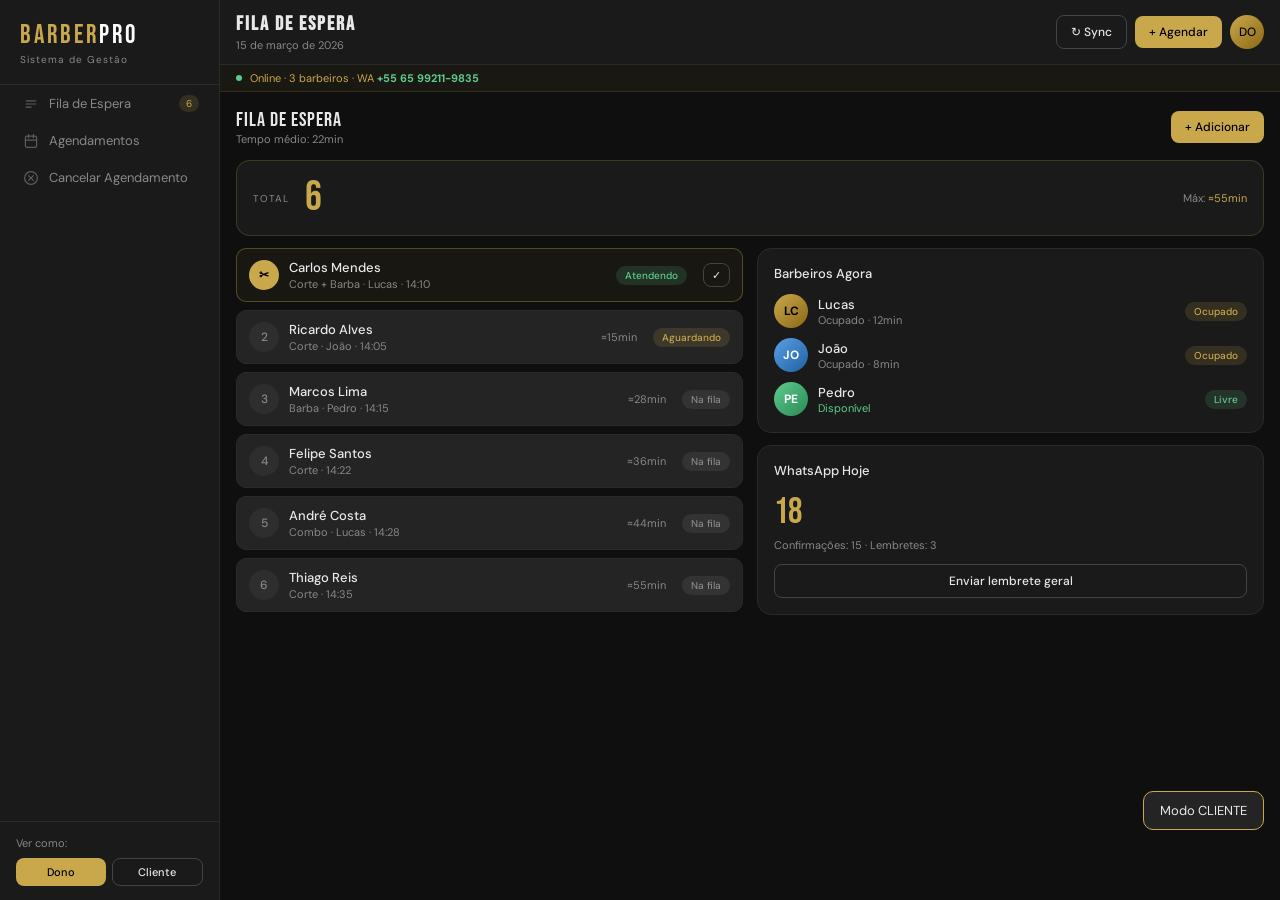
<file: index.html>
<!DOCTYPE html>
<html lang="pt-BR">
<head>
<meta charset="UTF-8">
<meta name="viewport" content="width=device-width, initial-scale=1.0">
<title>BarberPro</title>
<link href="https://fonts.googleapis.com/css2?family=Bebas+Neue&family=DM+Sans:wght@300;400;500&display=swap" rel="stylesheet">
<style>
*{box-sizing:border-box;margin:0;padding:0}
:root{--gold:#C9A84C;--gold2:#F0D080;--bg:#0f0f0f;--bg2:#1a1a1a;--bg3:#242424;--bg4:#2e2e2e;--txt:#e8e8e8;--muted:#888;--border:#2a2a2a;--green:#5ecb8e;--blue:#5aa0e6;--red:#e26565}
body{font-family:'DM Sans',sans-serif;background:var(--bg);color:var(--txt);min-height:100vh;overflow-x:hidden}
#app{display:flex;height:100vh;overflow:hidden}
#main{flex:1;display:flex;flex-direction:column;overflow:hidden;min-width:0}
#sidebar{width:220px;min-width:220px;background:var(--bg2);border-right:0.5px solid var(--border);display:flex;flex-direction:column;overflow-y:auto;transition:transform .25s;z-index:200}
.logo{font-family:'Bebas Neue',sans-serif;font-size:26px;letter-spacing:3px;color:var(--gold);padding:20px 20px 18px;border-bottom:0.5px solid var(--border)}
.logo span{color:#fff}
.logo-sub{font-size:10px;letter-spacing:1px;color:var(--muted);font-family:'DM Sans',sans-serif;font-weight:400;margin-top:2px}
.nav-sec{padding:14px 16px 4px;font-size:10px;color:var(--muted);letter-spacing:1.5px;text-transform:uppercase}
.nav-item{display:flex;align-items:center;gap:10px;padding:10px 20px;cursor:pointer;font-size:13px;color:var(--muted);border-left:3px solid transparent;transition:all .18s;user-select:none}
.nav-item:hover{color:var(--txt);background:rgba(255,255,255,.03)}
.nav-item.active{color:var(--gold);border-left-color:var(--gold);background:rgba(201,168,76,.07)}
.nav-item svg{width:16px;height:16px;opacity:.6;flex-shrink:0}
.nav-item.active svg{opacity:1}
.nbadge{margin-left:auto;font-size:10px;padding:2px 7px;border-radius:20px;background:rgba(201,168,76,.15);color:var(--gold)}
.topbar{display:flex;align-items:center;justify-content:space-between;padding:12px 16px;background:var(--bg2);border-bottom:0.5px solid var(--border);flex-shrink:0;gap:8px}
.topbar h1{font-family:'Bebas Neue',sans-serif;font-size:20px;letter-spacing:2px}
.topbar p{font-size:11px;color:var(--muted);margin-top:2px}
.topbar-r{display:flex;align-items:center;gap:8px;flex-shrink:0}
.btn{padding:8px 14px;border-radius:8px;font-size:12px;font-weight:500;cursor:pointer;border:none;transition:all .18s;font-family:'DM Sans',sans-serif;white-space:nowrap}
.btn-gold{background:var(--gold);color:#000}.btn-gold:hover{background:var(--gold2)}
.btn-out{background:transparent;color:var(--txt);border:0.5px solid #444}.btn-out:hover{background:var(--bg3)}
.avatar{width:34px;height:34px;border-radius:50%;background:linear-gradient(135deg,var(--gold),#8B6914);display:flex;align-items:center;justify-content:center;font-size:12px;font-weight:500;color:#000;flex-shrink:0}
.hamburger{display:none;flex-direction:column;gap:5px;cursor:pointer;padding:6px;border-radius:8px;background:var(--bg3);border:0.5px solid #444;flex-shrink:0}
.hamburger span{width:18px;height:2px;background:var(--txt);border-radius:2px}
#overlay{display:none;position:fixed;inset:0;background:rgba(0,0,0,.6);z-index:99;opacity:0;pointer-events:none;transition:opacity .25s}
#overlay.show{opacity:1;pointer-events:all}
.sbar{padding:6px 16px;background:rgba(201,168,76,.06);border-bottom:0.5px solid rgba(201,168,76,.15);font-size:11px;color:var(--gold);display:flex;align-items:center;gap:8px;flex-shrink:0;flex-wrap:wrap}
.dot-live{width:6px;height:6px;border-radius:50%;background:var(--green);animation:pulse 2s infinite;flex-shrink:0}
@keyframes pulse{0%,100%{opacity:1}50%{opacity:.3}}
.content{flex:1;overflow-y:auto;padding:16px}
.panel{display:none}.panel.active{display:block}
.metrics{display:grid;grid-template-columns:repeat(4,1fr);gap:10px;margin-bottom:16px}
.metric{background:var(--bg2);border-radius:14px;border:0.5px solid var(--border);padding:14px 16px}
.metric.acc{border-top:2px solid var(--gold)}
.m-lbl{font-size:10px;color:var(--muted);text-transform:uppercase;letter-spacing:1px;margin-bottom:6px}
.m-val{font-family:'Bebas Neue',sans-serif;font-size:28px;letter-spacing:1px}
.m-sub{font-size:11px;margin-top:4px}
.up{color:var(--green)}.dn{color:var(--red)}
.card{background:var(--bg2);border-radius:14px;border:0.5px solid var(--border);padding:16px}
.ctitle{font-size:13px;font-weight:500;margin-bottom:12px}
.g2{display:grid;grid-template-columns:1fr 1fr;gap:14px}
.g3{display:grid;grid-template-columns:repeat(3,1fr);gap:12px}
.badge{font-size:10px;padding:3px 9px;border-radius:20px;font-weight:500;display:inline-block}
.bg{background:rgba(94,203,142,.15);color:var(--green)}
.ba{background:rgba(201,168,76,.15);color:var(--gold)}
.bb{background:rgba(90,160,230,.15);color:var(--blue)}
.bm{background:rgba(255,255,255,.07);color:var(--muted)}
.br{background:rgba(226,101,101,.15);color:var(--red)}
.fi{display:flex;align-items:center;gap:10px;background:var(--bg3);border-radius:10px;padding:10px 12px;border:0.5px solid var(--border);margin-bottom:8px;transition:border-color .15s}
.fi.atv{border-color:rgba(201,168,76,.35);background:rgba(201,168,76,.05)}
.fpos{width:30px;height:30px;border-radius:50%;background:var(--bg4);display:flex;align-items:center;justify-content:center;font-size:12px;font-weight:500;color:var(--muted);flex-shrink:0}
.fpos.cut{background:var(--gold);color:#000;font-weight:700}
.finfo{flex:1;min-width:0}
.fname{font-size:13px;font-weight:500;white-space:nowrap;overflow:hidden;text-overflow:ellipsis}
.fdet{font-size:11px;color:var(--muted);margin-top:1px;white-space:nowrap;overflow:hidden;text-overflow:ellipsis}
.ag{display:flex;align-items:center;gap:10px;padding:9px 12px;border-radius:10px;background:var(--bg3);border:0.5px solid var(--border);margin-bottom:7px;font-size:12px}
.ag.bk{border-color:rgba(201,168,76,.25);background:rgba(201,168,76,.03)}
.ag.go{border-color:rgba(201,168,76,.5);background:rgba(201,168,76,.07)}
.ag.fr{opacity:.4}
.ah{font-family:'Bebas Neue',sans-serif;font-size:15px;color:var(--muted);min-width:46px;flex-shrink:0}
.ah.g{color:var(--gold)}
.brow{display:flex;align-items:center;gap:8px;margin-bottom:8px;font-size:12px}
.blbl{min-width:40px;color:var(--muted);font-size:11px}
.btrk{flex:1;height:7px;background:var(--bg3);border-radius:4px}
.bfil{height:100%;border-radius:4px;background:var(--gold)}
.bval{min-width:28px;text-align:right;font-size:11px;color:var(--muted)}
.fg{margin-bottom:12px}
.flbl{font-size:10px;color:var(--muted);text-transform:uppercase;letter-spacing:1px;margin-bottom:5px;display:block}
.finp,.fsel{width:100%;padding:9px 12px;background:var(--bg3);border:0.5px solid #333;border-radius:8px;color:var(--txt);font-family:'DM Sans',sans-serif;font-size:13px;outline:none;transition:border-color .18s}
.finp:focus,.fsel:focus{border-color:var(--gold)}
.fsel option{background:var(--bg3)}
.sg{display:grid;grid-template-columns:1fr 1fr;gap:8px;margin-bottom:12px}
.so{padding:8px 10px;border-radius:8px;border:0.5px solid #333;background:var(--bg3);font-size:12px;cursor:pointer;text-align:center;transition:all .18s}
.so.sel{border-color:var(--gold);background:rgba(201,168,76,.1);color:var(--gold)}
.mb{display:flex;align-items:flex-end;gap:4px;height:52px;margin:12px 0}
.mbar{border-radius:3px 3px 0 0;background:var(--gold);width:14px;opacity:.75}
.wa-wrap{background:#0a0a0a;border-radius:14px;overflow:hidden;border:0.5px solid var(--border)}
.wa-head{background:#1f2c34;padding:12px 16px;display:flex;align-items:center;gap:10px}
.wa-av{width:38px;height:38px;border-radius:50%;background:linear-gradient(135deg,#25d366,#128c7e);display:flex;align-items:center;justify-content:center;font-size:14px;color:#fff;font-weight:700;flex-shrink:0}
.wa-hn{font-size:14px;font-weight:500;color:#e9edef}
.wa-hs{font-size:11px;color:#8696a0;margin-top:1px}
.wa-body{padding:12px;background:#0b141a;min-height:260px;max-height:320px;overflow-y:auto;display:flex;flex-direction:column;gap:8px}
.wmsg{max-width:85%;padding:8px 12px;border-radius:10px;font-size:12px;line-height:1.6}
.recv{background:#1f2c34;color:#e9edef;align-self:flex-start;border-radius:0 10px 10px 10px}
.sent{background:#005c4b;color:#e9edef;align-self:flex-end;border-radius:10px 10px 0 10px}
.wtime{font-size:10px;color:#8696a0;margin-top:3px;text-align:right}
.wa-inp{background:#1f2c34;padding:10px 12px;display:flex;align-items:center;gap:8px}
.wa-inp input{flex:1;background:#2a3942;border:none;border-radius:20px;padding:8px 14px;color:#e9edef;font-size:12px;outline:none;font-family:'DM Sans',sans-serif}
.wsend{width:36px;height:36px;border-radius:50%;background:#00a884;border:none;cursor:pointer;display:flex;align-items:center;justify-content:center;flex-shrink:0}
.wsend svg{width:16px;height:16px;fill:#fff}
.td-wrap{display:flex;gap:4px;align-items:center;padding:6px 10px}
.td{width:7px;height:7px;border-radius:50%;background:#8696a0;animation:tda 1.2s infinite}
.td:nth-child(2){animation-delay:.2s}.td:nth-child(3){animation-delay:.4s}
@keyframes tda{0%,80%,100%{opacity:.25}40%{opacity:1}}
.perm-sec{background:var(--bg2);border-radius:14px;border:0.5px solid var(--border);padding:16px;margin-bottom:12px}
.prow{display:flex;align-items:center;justify-content:space-between;padding:8px 0;border-bottom:0.5px solid var(--border);font-size:13px;gap:8px}
.prow:last-child{border:none}
.tog{width:40px;height:22px;border-radius:11px;cursor:pointer;display:flex;align-items:center;padding:2px;transition:background .2s;flex-shrink:0}
.tog.on{background:var(--green);justify-content:flex-end}
.tog.off{background:#444;justify-content:flex-start}
.tok{width:18px;height:18px;border-radius:50%;background:#fff}
.cbar{display:flex;align-items:flex-end;gap:5px;height:90px}
.cwrap{flex:1;display:flex;flex-direction:column;align-items:center;gap:3px}
.cb{width:100%;border-radius:4px 4px 0 0;background:var(--bg3);cursor:pointer;transition:background .15s}
.cb:hover{background:var(--bg4)}
.cb.today{background:var(--gold)!important}
.tabs{display:flex;gap:4px;padding:4px;background:var(--bg2);border-radius:8px;border:0.5px solid var(--border);margin-bottom:14px}
.tab{flex:1;padding:7px;text-align:center;font-size:12px;font-weight:500;cursor:pointer;border-radius:6px;color:var(--muted);transition:all .18s}
.tab.active{background:var(--bg3);color:var(--txt)}
.barb-card{background:var(--bg2);border-radius:14px;border:0.5px solid var(--border);padding:16px;text-align:center}
.bav{width:48px;height:48px;border-radius:50%;margin:0 auto 10px;display:flex;align-items:center;justify-content:center;font-size:16px;font-weight:500;color:#000}
.bst{display:flex;justify-content:space-around;padding-top:10px;border-top:0.5px solid var(--border);margin-top:10px}
.bsv{font-family:'Bebas Neue',sans-serif;font-size:18px}
.bsl{font-size:10px;color:var(--muted);text-transform:uppercase}
#toast{position:fixed;bottom:70px;right:16px;background:var(--bg3);border:0.5px solid var(--gold);border-radius:10px;padding:10px 16px;font-size:13px;color:var(--txt);opacity:0;pointer-events:none;transform:translateY(6px);transition:all .28s;z-index:9999;max-width:300px}
#toast.show{opacity:1;transform:translateY(0)}
#bottom-nav{display:none;position:fixed;bottom:0;left:0;right:0;background:var(--bg2);border-top:0.5px solid var(--border);z-index:100;padding:4px 0}
.bnav-items{display:flex;justify-content:space-around}
.bnav-item{display:flex;flex-direction:column;align-items:center;gap:2px;padding:6px 4px;cursor:pointer;color:var(--muted);font-size:10px;flex:1;border:none;background:none;transition:color .18s;position:relative}
.bnav-item.active{color:var(--gold)}
.bnav-item svg{width:20px;height:20px}
.bnav-badge{position:absolute;top:3px;right:calc(50% - 18px);background:var(--gold);color:#000;font-size:9px;font-weight:700;padding:1px 5px;border-radius:10px}
.perfil-sw{padding:14px 16px;border-top:0.5px solid var(--border)}
.perfil-sw p{font-size:11px;color:var(--muted);margin-bottom:8px}
.perfil-btns{display:flex;gap:6px}

/* ===== MODAL CANCELAMENTO ===== */
#modal-cancel{display:none;position:fixed;inset:0;z-index:999;align-items:center;justify-content:center;padding:16px}
#modal-cancel.show{display:flex}
.modal-bg{position:absolute;inset:0;background:rgba(0,0,0,.7)}
.modal-box{position:relative;background:var(--bg2);border-radius:18px;border:0.5px solid var(--border);padding:24px;width:100%;max-width:420px;z-index:1}
.modal-box h2{font-family:'Bebas Neue',sans-serif;font-size:22px;letter-spacing:1px;margin-bottom:4px}
.modal-box p{font-size:12px;color:var(--muted);margin-bottom:20px}
.modal-ag-card{background:var(--bg3);border-radius:12px;border:0.5px solid var(--border);padding:14px;margin-bottom:20px}
.modal-ag-card .ag-linha{display:flex;justify-content:space-between;font-size:13px;margin-bottom:6px}
.modal-ag-card .ag-linha:last-child{margin:0}
.modal-ag-card .ag-lbl{color:var(--muted);font-size:11px}
.modal-ag-card .ag-val{font-weight:500}
.modal-btns{display:flex;gap:10px}
.btn-red{background:rgba(226,101,101,.15);color:var(--red);border:0.5px solid rgba(226,101,101,.3)}
.btn-red:hover{background:rgba(226,101,101,.25)}

/* ===== RESPONSIVO ===== */
@media(max-width:768px){
  #sidebar{position:fixed;left:0;top:0;bottom:0;transform:translateX(-100%)}
  #sidebar.open{transform:translateX(0)}
  #overlay{display:block}
  .hamburger{display:flex}
  .topbar p{display:none}
  .btn-sync{display:none}
  #bottom-nav{display:block}
  .content{padding:12px 12px 74px}
  .metrics{grid-template-columns:repeat(2,1fr);gap:8px}
  .g2{grid-template-columns:1fr}
  .g3{grid-template-columns:1fr 1fr}
  .topbar-r .btn-gold{display:none}
}
@media(max-width:480px){
  .metrics{grid-template-columns:1fr 1fr}
  .m-val{font-size:22px}
  .g3{grid-template-columns:1fr}
}
</style>
</head>
<body>
<script>
const CONFIG={WHATSAPP:'5565992119835',LINK:'https://SEU-SITE.com/agendar',BARBEARIA:'BarberPro',PERFIL:'dono'};

// ✅ CONTROLE DE ACESSO
// Dono acessa com: ?dono=true na URL
// Clientes acessam o link normal (sem parâmetro)
const isDono = new URLSearchParams(window.location.search).get('dono') === 'true';
if (!isDono) {
  window.addEventListener('DOMContentLoaded', () => perfil('cliente'));
}
</script>

<div id="app">
  <nav id="sidebar">
    <div class="logo">BARBER<span>PRO</span><div class="logo-sub">Sistema de Gestão</div></div>
    <div class="nav-sec">Principal</div>
    <div class="nav-item active" onclick="go('dashboard',this);fecharSidebar()"><svg viewBox="0 0 20 20" fill="currentColor"><rect x="2" y="2" width="7" height="7" rx="1.5"/><rect x="11" y="2" width="7" height="7" rx="1.5"/><rect x="2" y="11" width="7" height="7" rx="1.5"/><rect x="11" y="11" width="7" height="7" rx="1.5"/></svg>Dashboard</div>
    <div class="nav-item" onclick="go('fila',this);fecharSidebar()"><svg fill="none" viewBox="0 0 20 20" stroke="currentColor" stroke-width="1.5"><path d="M4 6h12M4 10h12M4 14h6" stroke-linecap="round"/></svg>Fila de Espera<span class="nbadge" id="nb-fila">6</span></div>
    <div class="nav-item" onclick="go('agenda',this);fecharSidebar()"><svg fill="none" viewBox="0 0 20 20" stroke="currentColor" stroke-width="1.5"><rect x="3" y="4" width="14" height="14" rx="2"/><path d="M7 2v4M13 2v4M3 9h14" stroke-linecap="round"/></svg>Agendamentos</div>
    <div class="nav-item" onclick="go('cancelar',this);fecharSidebar()"><svg fill="none" viewBox="0 0 20 20" stroke="currentColor" stroke-width="1.5"><circle cx="10" cy="10" r="8"/><path d="M7 7l6 6M13 7l-6 6" stroke-linecap="round"/></svg>Cancelar Agendamento</div>
    <div class="nav-sec">Gestão</div>
    <div class="nav-item" onclick="go('barbeiros',this);fecharSidebar()"><svg fill="none" viewBox="0 0 20 20" stroke="currentColor" stroke-width="1.5"><circle cx="10" cy="7" r="3"/><path d="M4 17c0-3.314 2.686-6 6-6s6 2.686 6 6" stroke-linecap="round"/></svg>Barbeiros</div>
    <div class="nav-item" onclick="go('relatorios',this);fecharSidebar()"><svg fill="none" viewBox="0 0 20 20" stroke="currentColor" stroke-width="1.5"><path d="M6 14l3-3 3 3 4-5M4 17h12V5H4z" stroke-linecap="round"/></svg>Relatórios</div>
    <div class="nav-item" onclick="go('servicos',this);fecharSidebar()"><svg fill="none" viewBox="0 0 20 20" stroke="currentColor" stroke-width="1.5"><path d="M9 3H5a2 2 0 00-2 2v12a2 2 0 002 2h10a2 2 0 002-2V9M15 3l2 2-8 8H7v-2L15 3z" stroke-linecap="round"/></svg>Serviços</div>
    <div class="nav-item" onclick="go('permissoes',this);fecharSidebar()"><svg fill="none" viewBox="0 0 20 20" stroke="currentColor" stroke-width="1.5"><rect x="3" y="9" width="14" height="9" rx="2"/><path d="M7 9V6a3 3 0 016 0v3" stroke-linecap="round"/></svg>Permissões</div>
    <div class="nav-sec">Integração</div>
    <div class="nav-item" onclick="go('whatsapp',this);fecharSidebar()"><svg fill="currentColor" viewBox="0 0 20 20"><path d="M10 2a8 8 0 100 16A8 8 0 0010 2zm3.5 11l-.7.7c-.4.4-1 .5-1.5.3-1-.5-2-1.2-2.7-2-.8-.7-1.5-1.7-2-2.7-.2-.5-.1-1.1.3-1.5l.7-.7c.3-.3.8-.3 1.1 0l.9.9c.3.3.3.8 0 1.1l-.3.3c.4.7.9 1.3 1.6 1.6l.3-.3c.3-.3.8-.3 1.1 0l.9.9c.3.3.3.8.3 1.1z"/></svg>WhatsApp Bot<span class="nbadge" style="background:rgba(94,203,142,.15);color:var(--green)">ON</span></div>
    <div style="flex:1"></div>
    <div class="perfil-sw">
      <p>Ver como:</p>
      <div class="perfil-btns">
        <button class="btn btn-gold" style="flex:1;padding:6px;font-size:11px" onclick="perfil('dono')">Dono</button>
        <button class="btn btn-out" style="flex:1;padding:6px;font-size:11px" onclick="perfil('cliente')">Cliente</button>
      </div>
    </div>
  </nav>

  <div id="overlay" onclick="fecharSidebar()"></div>

  <div id="main">
    <div class="topbar">
      <div style="display:flex;align-items:center;gap:10px">
        <div class="hamburger" onclick="abrirSidebar()"><span></span><span></span><span></span></div>
        <div><h1 id="ptitle">DASHBOARD</h1><p>15 de março de 2026</p></div>
      </div>
      <div class="topbar-r">
        <button class="btn btn-out btn-sync" onclick="toast('Sincronizado!')">↻ Sync</button>
        <button class="btn btn-gold" onclick="go('agenda',document.querySelectorAll('.nav-item')[2])">+ Agendar</button>
        <div class="avatar">DO</div>
      </div>
    </div>

    <div class="sbar">
      <div class="dot-live"></div>
      <span>Online · 3 barbeiros · WA <strong style="color:var(--green)">+55 65 99211-9835</strong></span>
    </div>

    <div class="content">

      <!-- DASHBOARD -->
      <div id="p-dashboard" class="panel active">
        <div class="metrics">
          <div class="metric acc"><div class="m-lbl">Faturamento Hoje</div><div class="m-val" style="color:var(--gold)">R$784</div><div class="m-sub up">▲ 18% vs ontem</div></div>
          <div class="metric"><div class="m-lbl">Clientes Hoje</div><div class="m-val">23</div><div class="m-sub up">▲ 5 a mais</div></div>
          <div class="metric"><div class="m-lbl">Na Fila Agora</div><div class="m-val" id="d-fila">6</div><div class="m-sub" style="color:var(--gold)">≈40min</div></div>
          <div class="metric"><div class="m-lbl">Ticket Médio</div><div class="m-val">R$34</div><div class="m-sub dn">▼ 2%</div></div>
        </div>
        <div class="g2" style="margin-bottom:14px">
          <div class="card">
            <div style="display:flex;justify-content:space-between;align-items:center;margin-bottom:14px">
              <div><div class="ctitle" style="margin:0">Faturamento Semanal</div><div style="font-size:11px;color:var(--muted)">Últimos 7 dias</div></div>
              <span class="badge bg">+12%</span>
            </div>
            <div class="cbar" id="cbar"></div>
            <div style="display:flex;gap:4px;margin-top:5px" id="clbl"></div>
          </div>
          <div class="card">
            <div class="ctitle">Serviços Mais Vendidos</div>
            <div class="brow"><span class="blbl">Corte</span><div class="btrk"><div class="bfil" style="width:45%"></div></div><span class="bval" style="color:var(--gold)">45%</span></div>
            <div class="brow"><span class="blbl">Barba</span><div class="btrk"><div class="bfil" style="width:22%;background:var(--blue)"></div></div><span class="bval" style="color:var(--blue)">22%</span></div>
            <div class="brow"><span class="blbl">Combo</span><div class="btrk"><div class="bfil" style="width:14%;background:var(--green)"></div></div><span class="bval" style="color:var(--green)">14%</span></div>
            <div class="brow"><span class="blbl">Outros</span><div class="btrk"><div class="bfil" style="width:19%;background:#555"></div></div><span class="bval">19%</span></div>
          </div>
        </div>
        <div class="g2">
          <div class="card">
            <div class="ctitle">Próximos Atendimentos</div>
            <div class="fi atv"><div class="fpos cut">✂</div><div class="finfo"><div class="fname">Carlos Mendes</div><div class="fdet">Corte + Barba · Lucas</div></div><span class="badge bg">Atendendo</span></div>
            <div class="fi"><div class="fpos">2</div><div class="finfo"><div class="fname">Ricardo Alves</div><div class="fdet">Corte · João</div></div><span style="font-size:11px;color:var(--muted)">≈15min</span></div>
            <div class="fi"><div class="fpos">3</div><div class="finfo"><div class="fname">Marcos Lima</div><div class="fdet">Barba · Pedro</div></div><span style="font-size:11px;color:var(--muted)">≈30min</span></div>
          </div>
          <div class="card">
            <div class="ctitle">Horários de Pico</div>
            <div class="brow"><span class="blbl">9h</span><div class="btrk"><div class="bfil" style="width:35%;opacity:.5"></div></div><span class="bval">35%</span></div>
            <div class="brow"><span class="blbl">11h</span><div class="btrk"><div class="bfil" style="width:90%"></div></div><span class="bval" style="color:var(--gold)">90%</span></div>
            <div class="brow"><span class="blbl">14h</span><div class="btrk"><div class="bfil" style="width:80%"></div></div><span class="bval">80%</span></div>
            <div class="brow"><span class="blbl">17h</span><div class="btrk"><div class="bfil" style="width:85%"></div></div><span class="bval">85%</span></div>
            <div class="brow"><span class="blbl">18h</span><div class="btrk"><div class="bfil" style="width:70%"></div></div><span class="bval">70%</span></div>
          </div>
        </div>
      </div>

      <!-- FILA -->
      <div id="p-fila" class="panel">
        <div style="display:flex;justify-content:space-between;align-items:center;margin-bottom:14px">
          <div><div style="font-family:'Bebas Neue',sans-serif;font-size:20px;letter-spacing:1px">Fila de Espera</div><div style="font-size:11px;color:var(--muted)">Tempo médio: 22min</div></div>
          <button class="btn btn-gold" onclick="addFila()">+ Adicionar</button>
        </div>
        <div class="card" style="margin-bottom:12px;display:flex;align-items:center;gap:16px;border-color:rgba(201,168,76,.2)">
          <span style="font-size:10px;color:var(--muted);text-transform:uppercase;letter-spacing:1px">Total</span>
          <span style="font-family:'Bebas Neue',sans-serif;font-size:42px;color:var(--gold);line-height:1" id="f-total">6</span>
          <div style="flex:1"></div>
          <span style="font-size:11px;color:var(--muted)">Máx: <span style="color:var(--gold)">≈55min</span></span>
        </div>
        <div class="g2">
          <div id="f-lista">
            <div class="fi atv"><div class="fpos cut">✂</div><div class="finfo"><div class="fname">Carlos Mendes</div><div class="fdet">Corte + Barba · Lucas · 14:10</div></div><span class="badge bg">Atendendo</span><button class="btn btn-out" style="padding:4px 8px;font-size:11px;margin-left:6px;flex-shrink:0" onclick="concluir(this,'Carlos Mendes')">✓</button></div>
            <div class="fi"><div class="fpos">2</div><div class="finfo"><div class="fname">Ricardo Alves</div><div class="fdet">Corte · João · 14:05</div></div><span style="font-size:11px;color:var(--muted);margin-right:6px;flex-shrink:0">≈15min</span><span class="badge ba">Aguardando</span></div>
            <div class="fi"><div class="fpos">3</div><div class="finfo"><div class="fname">Marcos Lima</div><div class="fdet">Barba · Pedro · 14:15</div></div><span style="font-size:11px;color:var(--muted);margin-right:6px;flex-shrink:0">≈28min</span><span class="badge bm">Na fila</span></div>
            <div class="fi"><div class="fpos">4</div><div class="finfo"><div class="fname">Felipe Santos</div><div class="fdet">Corte · 14:22</div></div><span style="font-size:11px;color:var(--muted);margin-right:6px;flex-shrink:0">≈36min</span><span class="badge bm">Na fila</span></div>
            <div class="fi"><div class="fpos">5</div><div class="finfo"><div class="fname">André Costa</div><div class="fdet">Combo · Lucas · 14:28</div></div><span style="font-size:11px;color:var(--muted);margin-right:6px;flex-shrink:0">≈44min</span><span class="badge bm">Na fila</span></div>
            <div class="fi"><div class="fpos">6</div><div class="finfo"><div class="fname">Thiago Reis</div><div class="fdet">Corte · 14:35</div></div><span style="font-size:11px;color:var(--muted);margin-right:6px;flex-shrink:0">≈55min</span><span class="badge bm">Na fila</span></div>
          </div>
          <div>
            <div class="card" style="margin-bottom:12px">
              <div class="ctitle">Barbeiros Agora</div>
              <div style="display:flex;flex-direction:column;gap:10px">
                <div style="display:flex;align-items:center;gap:10px"><div style="width:34px;height:34px;border-radius:50%;background:linear-gradient(135deg,var(--gold),#8B6914);display:flex;align-items:center;justify-content:center;font-size:12px;font-weight:700;color:#000;flex-shrink:0">LC</div><div style="flex:1"><div style="font-size:13px;font-weight:500">Lucas</div><div style="font-size:11px;color:var(--muted)">Ocupado · 12min</div></div><span class="badge ba">Ocupado</span></div>
                <div style="display:flex;align-items:center;gap:10px"><div style="width:34px;height:34px;border-radius:50%;background:linear-gradient(135deg,var(--blue),#2060a0);display:flex;align-items:center;justify-content:center;font-size:12px;font-weight:700;color:#fff;flex-shrink:0">JO</div><div style="flex:1"><div style="font-size:13px;font-weight:500">João</div><div style="font-size:11px;color:var(--muted)">Ocupado · 8min</div></div><span class="badge ba">Ocupado</span></div>
                <div style="display:flex;align-items:center;gap:10px"><div style="width:34px;height:34px;border-radius:50%;background:linear-gradient(135deg,var(--green),#2a8a55);display:flex;align-items:center;justify-content:center;font-size:12px;font-weight:700;color:#fff;flex-shrink:0">PE</div><div style="flex:1"><div style="font-size:13px;font-weight:500">Pedro</div><div style="font-size:11px;color:var(--green)">Disponível</div></div><span class="badge bg">Livre</span></div>
              </div>
            </div>
            <div class="card">
              <div class="ctitle">WhatsApp Hoje</div>
              <div style="font-family:'Bebas Neue',sans-serif;font-size:36px;color:var(--gold)">18</div>
              <div style="font-size:11px;color:var(--muted);margin:4px 0 12px">Confirmações: 15 · Lembretes: 3</div>
              <button class="btn btn-out" style="width:100%;font-size:12px" onclick="toast('Lembrete enviado!')">Enviar lembrete geral</button>
            </div>
          </div>
        </div>
      </div>

      <!-- AGENDA -->
      <div id="p-agenda" class="panel">
        <div style="display:flex;justify-content:space-between;align-items:center;margin-bottom:14px">
          <div style="font-family:'Bebas Neue',sans-serif;font-size:20px;letter-spacing:1px">Agendamentos</div>
          <div style="display:flex;gap:6px">
            <button class="btn btn-out" style="padding:6px 10px">◀</button>
            <button class="btn btn-out" style="color:var(--gold);border-color:rgba(201,168,76,.4);padding:6px 10px">Hoje</button>
            <button class="btn btn-out" style="padding:6px 10px">▶</button>
          </div>
        </div>
        <div class="g2">
          <div>
            <div class="tabs">
              <div class="tab active" onclick="stab(this)">Todos</div>
              <div class="tab" onclick="stab(this)">Lucas</div>
              <div class="tab" onclick="stab(this)">João</div>
              <div class="tab" onclick="stab(this)">Pedro</div>
            </div>
            <div id="ag-list">
              <div class="ag"><span class="ah">09:00</span><span style="flex:1;font-weight:500">Carlos Mendes</span><span style="color:var(--muted);font-size:11px;margin-right:6px">Corte · Lucas</span><span class="badge bg">Concluído</span></div>
              <div class="ag"><span class="ah">09:30</span><span style="flex:1;font-weight:500">Rafael Nunes</span><span style="color:var(--muted);font-size:11px;margin-right:6px">Corte · João</span><span class="badge bg">Concluído</span></div>
              <div class="ag"><span class="ah">10:00</span><span style="flex:1;font-weight:500">Gustavo Pires</span><span style="color:var(--muted);font-size:11px;margin-right:6px">Barba · Pedro</span><span class="badge bg">Concluído</span></div>
              <div class="ag go"><span class="ah g">14:10</span><span style="flex:1;font-weight:500;color:var(--gold)">Carlos Mendes</span><span style="color:var(--muted);font-size:11px;margin-right:6px">Combo · Lucas</span><span class="badge ba">Andamento</span></div>
              <div class="ag bk"><span class="ah">15:00</span><span style="flex:1;font-weight:500">Ricardo Alves</span><span style="color:var(--muted);font-size:11px;margin-right:6px">Corte · João</span><span class="badge bb">Confirmado</span></div>
              <div class="ag bk"><span class="ah">15:30</span><span style="flex:1;font-weight:500">Marcos Lima</span><span style="color:var(--muted);font-size:11px;margin-right:6px">Barba · Pedro</span><span class="badge bb">Confirmado</span></div>
              <div class="ag fr" id="slot-livre"><span class="ah">16:00</span><span style="flex:1;color:var(--muted)">— Livre —</span><span class="badge bm">Disponível</span></div>
              <div class="ag bk"><span class="ah">17:00</span><span style="flex:1;font-weight:500">Felipe Santos</span><span style="color:var(--muted);font-size:11px;margin-right:6px">Corte</span><span class="badge bb">Confirmado</span></div>
            </div>
          </div>
          <div class="card">
            <div style="font-family:'Bebas Neue',sans-serif;font-size:16px;letter-spacing:1px;color:var(--gold);margin-bottom:14px">+ Novo Agendamento</div>
            <div class="fg"><label class="flbl">Nome do Cliente</label><input class="finp" type="text" placeholder="Nome completo" id="ag-nome"></div>
            <div class="fg"><label class="flbl">WhatsApp</label><input class="finp" type="tel" placeholder="(65) 99999-0000"></div>
            <div class="fg"><label class="flbl">Barbeiro</label><select class="fsel"><option>Qualquer</option><option>Lucas</option><option>João</option><option>Pedro</option></select></div>
            <label class="flbl">Serviço</label>
            <div class="sg">
              <div class="so sel" onclick="ssel(this)">✂ Corte<br><small style="color:var(--muted)">R$30</small></div>
              <div class="so" onclick="ssel(this)">🧔 Barba<br><small style="color:var(--muted)">R$25</small></div>
              <div class="so" onclick="ssel(this)">✂🧔 Combo<br><small style="color:var(--muted)">R$50</small></div>
              <div class="so" onclick="ssel(this)">✨ Hidrat.<br><small style="color:var(--muted)">R$40</small></div>
            </div>
            <div class="fg"><label class="flbl">Horário</label><select class="fsel"><option>16:00 — Livre</option><option>18:00</option><option>18:30</option></select></div>
            <button class="btn btn-gold" style="width:100%;padding:11px" onclick="confirmarAg()">Confirmar Agendamento</button>
          </div>
        </div>
      </div>

      <!-- BARBEIROS -->
      <div id="p-barbeiros" class="panel">
        <div style="display:flex;justify-content:space-between;align-items:center;margin-bottom:16px">
          <div style="font-family:'Bebas Neue',sans-serif;font-size:20px;letter-spacing:1px">Barbeiros</div>
          <button class="btn btn-gold" onclick="toast('Novo barbeiro!')">+ Novo</button>
        </div>
        <div class="g3" style="margin-bottom:16px">
          <div class="barb-card"><div class="bav" style="background:linear-gradient(135deg,var(--gold),#8B6914)">LC</div><div style="font-size:14px;font-weight:500;margin-bottom:4px">Lucas Carvalho</div><div style="font-size:11px;color:var(--muted);margin-bottom:10px">Clássicos · 40%</div><span class="badge ba">Ocupado</span><div class="bst"><div><div class="bsv" style="color:var(--gold)">8</div><div class="bsl">Hoje</div></div><div><div class="bsv">52</div><div class="bsl">Semana</div></div><div><div class="bsv" style="color:var(--gold)">4.9</div><div class="bsl">Nota</div></div></div></div>
          <div class="barb-card"><div class="bav" style="background:linear-gradient(135deg,var(--blue),#2060a0)">JO</div><div style="font-size:14px;font-weight:500;margin-bottom:4px">João Oliveira</div><div style="font-size:11px;color:var(--muted);margin-bottom:10px">Barbas · 40%</div><span class="badge ba">Ocupado</span><div class="bst"><div><div class="bsv" style="color:var(--blue)">9</div><div class="bsl">Hoje</div></div><div><div class="bsv">61</div><div class="bsl">Semana</div></div><div><div class="bsv" style="color:var(--gold)">4.8</div><div class="bsl">Nota</div></div></div></div>
          <div class="barb-card" style="border-color:rgba(94,203,142,.2)"><div class="bav" style="background:linear-gradient(135deg,var(--green),#2a8a55)">PE</div><div style="font-size:14px;font-weight:500;margin-bottom:4px">Pedro Souza</div><div style="font-size:11px;color:var(--muted);margin-bottom:10px">Modernos · 40%</div><span class="badge bg">Disponível</span><div class="bst"><div><div class="bsv" style="color:var(--green)">6</div><div class="bsl">Hoje</div></div><div><div class="bsv">44</div><div class="bsl">Semana</div></div><div><div class="bsv" style="color:var(--gold)">4.7</div><div class="bsl">Nota</div></div></div></div>
        </div>
        <div class="card">
          <div class="ctitle">Comparativo Semanal</div>
          <div style="display:flex;flex-direction:column;gap:10px">
            <div><div style="display:flex;justify-content:space-between;font-size:12px;margin-bottom:5px"><span style="color:var(--muted)">Lucas</span><span style="color:var(--gold)">R$1.820 · com. R$728</span></div><div style="height:8px;background:var(--bg3);border-radius:4px"><div style="width:85%;height:100%;background:var(--gold);border-radius:4px"></div></div></div>
            <div><div style="display:flex;justify-content:space-between;font-size:12px;margin-bottom:5px"><span style="color:var(--muted)">João</span><span style="color:var(--blue)">R$2.135 · com. R$854</span></div><div style="height:8px;background:var(--bg3);border-radius:4px"><div style="width:100%;height:100%;background:var(--blue);border-radius:4px"></div></div></div>
            <div><div style="display:flex;justify-content:space-between;font-size:12px;margin-bottom:5px"><span style="color:var(--muted)">Pedro</span><span style="color:var(--green)">R$1.540 · com. R$616</span></div><div style="height:8px;background:var(--bg3);border-radius:4px"><div style="width:72%;height:100%;background:var(--green);border-radius:4px"></div></div></div>
          </div>
        </div>
      </div>

      <!-- RELATÓRIOS -->
      <div id="p-relatorios" class="panel">
        <div style="display:flex;justify-content:space-between;align-items:center;margin-bottom:16px;flex-wrap:wrap;gap:8px">
          <div style="font-family:'Bebas Neue',sans-serif;font-size:20px;letter-spacing:1px">Relatórios</div>
          <div style="display:flex;gap:8px;flex-wrap:wrap">
            <select class="fsel" style="width:auto;padding:7px 10px;font-size:12px"><option>Março 2026</option><option>Fevereiro 2026</option></select>
            <button class="btn btn-gold" onclick="exp('completo')">Exportar Tudo</button>
          </div>
        </div>
        <div style="display:grid;grid-template-columns:repeat(3,1fr);gap:10px;margin-bottom:16px">
          <div class="metric acc"><div class="m-lbl">Fat. Março</div><div class="m-val">R$9.840</div><div class="m-sub up">▲ 23%</div></div>
          <div class="metric"><div class="m-lbl">Clientes</div><div class="m-val">289</div><div class="m-sub up">▲ 31</div></div>
          <div class="metric"><div class="m-lbl">Novos</div><div class="m-val">42</div><div class="m-sub" style="color:var(--blue)">▲ 14%</div></div>
        </div>
        <div class="g2">
          <div class="card"><div class="ctitle">Faturamento Diário</div><div class="mb"><div class="mbar" style="height:30px"></div><div class="mbar" style="height:46px"></div><div class="mbar" style="height:38px"></div><div class="mbar" style="height:52px"></div><div class="mbar" style="height:28px;opacity:.5"></div><div class="mbar" style="height:44px"></div><div class="mbar" style="height:56px"></div></div><div style="display:flex;gap:6px"><button class="btn btn-out" style="flex:1;padding:7px;font-size:11px" onclick="exp('excel-diario')">📊 Excel</button><button class="btn btn-out" style="flex:1;padding:7px;font-size:11px" onclick="exp('pdf-diario')">📄 CSV</button></div></div>
          <div class="card"><div class="ctitle">Por Barbeiro</div><div style="display:flex;gap:6px;height:54px;align-items:flex-end;margin:10px 0"><div style="flex:1;text-align:center"><div style="height:38px;background:var(--gold);border-radius:3px 3px 0 0;opacity:.85"></div><div style="font-size:10px;color:var(--muted);margin-top:3px">Lucas</div></div><div style="flex:1;text-align:center"><div style="height:50px;background:var(--blue);border-radius:3px 3px 0 0;opacity:.85"></div><div style="font-size:10px;color:var(--muted);margin-top:3px">João</div></div><div style="flex:1;text-align:center"><div style="height:34px;background:var(--green);border-radius:3px 3px 0 0;opacity:.85"></div><div style="font-size:10px;color:var(--muted);margin-top:3px">Pedro</div></div></div><div style="display:flex;gap:6px"><button class="btn btn-out" style="flex:1;padding:7px;font-size:11px" onclick="exp('excel-barbeiro')">📊 Excel</button><button class="btn btn-out" style="flex:1;padding:7px;font-size:11px" onclick="exp('pdf-barbeiro')">📄 CSV</button></div></div>
          <div class="card"><div class="ctitle">Serviços</div><div class="brow"><span class="blbl">Corte</span><div class="btrk"><div class="bfil" style="width:45%"></div></div><span class="bval" style="color:var(--gold)">45%</span></div><div class="brow"><span class="blbl">Barba</span><div class="btrk"><div class="bfil" style="width:22%;background:var(--blue)"></div></div><span class="bval" style="color:var(--blue)">22%</span></div><div class="brow"><span class="blbl">Combo</span><div class="btrk"><div class="bfil" style="width:14%;background:var(--green)"></div></div><span class="bval" style="color:var(--green)">14%</span></div><div style="display:flex;gap:6px;margin-top:8px"><button class="btn btn-out" style="flex:1;padding:7px;font-size:11px" onclick="exp('excel-servicos')">📊 Excel</button><button class="btn btn-out" style="flex:1;padding:7px;font-size:11px" onclick="exp('pdf-servicos')">📄 CSV</button></div></div>
          <div class="card"><div class="ctitle">Histórico</div><div style="display:flex;flex-direction:column;gap:5px;margin-bottom:10px"><div style="display:flex;justify-content:space-between;font-size:12px;padding:5px 0;border-bottom:0.5px solid var(--border)"><span style="color:var(--muted)">Carlos Mendes</span><span>8x · R$320</span></div><div style="display:flex;justify-content:space-between;font-size:12px;padding:5px 0;border-bottom:0.5px solid var(--border)"><span style="color:var(--muted)">Ricardo Alves</span><span>5x · R$175</span></div><div style="display:flex;justify-content:space-between;font-size:12px;padding:5px 0"><span style="color:var(--muted)">Marcos Lima</span><span>3x · R$75</span></div></div><div style="display:flex;gap:6px"><button class="btn btn-out" style="flex:1;padding:7px;font-size:11px" onclick="exp('excel-historico')">📊 Excel</button><button class="btn btn-out" style="flex:1;padding:7px;font-size:11px" onclick="exp('pdf-historico')">📄 CSV</button></div></div>
        </div>
      </div>

      <!-- SERVIÇOS -->
      <div id="p-servicos" class="panel">
        <div style="display:flex;justify-content:space-between;align-items:center;margin-bottom:16px">
          <div style="font-family:'Bebas Neue',sans-serif;font-size:20px;letter-spacing:1px">Serviços</div>
          <button class="btn btn-gold" onclick="toast('Novo serviço!')">+ Adicionar</button>
        </div>
        <div class="card" style="overflow-x:auto">
          <table style="width:100%;border-collapse:collapse;font-size:13px;min-width:380px">
            <thead><tr style="border-bottom:0.5px solid var(--border)"><th style="text-align:left;padding:10px 0;color:var(--muted);font-weight:500;font-size:11px;text-transform:uppercase">Serviço</th><th style="text-align:left;padding:10px 0;color:var(--muted);font-weight:500;font-size:11px">Dur.</th><th style="text-align:left;padding:10px 0;color:var(--muted);font-weight:500;font-size:11px">Preço</th><th style="text-align:left;padding:10px 0;color:var(--muted);font-weight:500;font-size:11px">Vendas</th><th></th></tr></thead>
            <tbody>
              <tr style="border-bottom:0.5px solid #222"><td style="padding:10px 0;font-weight:500">✂ Corte</td><td style="padding:10px 0;color:var(--muted)">20min</td><td style="padding:10px 0;color:var(--gold)">R$30</td><td style="padding:10px 0"><span class="badge bg">130</span></td><td style="padding:10px 0;text-align:right"><button class="btn btn-out" style="padding:4px 8px;font-size:11px" onclick="toast('Editando...')">Editar</button></td></tr>
              <tr style="border-bottom:0.5px solid #222"><td style="padding:10px 0;font-weight:500">🧔 Barba</td><td style="padding:10px 0;color:var(--muted)">15min</td><td style="padding:10px 0;color:var(--gold)">R$25</td><td style="padding:10px 0"><span class="badge bb">63</span></td><td style="padding:10px 0;text-align:right"><button class="btn btn-out" style="padding:4px 8px;font-size:11px" onclick="toast('Editando...')">Editar</button></td></tr>
              <tr style="border-bottom:0.5px solid #222"><td style="padding:10px 0;font-weight:500">✂🧔 Combo</td><td style="padding:10px 0;color:var(--muted)">35min</td><td style="padding:10px 0;color:var(--gold)">R$50</td><td style="padding:10px 0"><span class="badge ba">40</span></td><td style="padding:10px 0;text-align:right"><button class="btn btn-out" style="padding:4px 8px;font-size:11px" onclick="toast('Editando...')">Editar</button></td></tr>
              <tr style="border-bottom:0.5px solid #222"><td style="padding:10px 0;font-weight:500">✨ Hidratação</td><td style="padding:10px 0;color:var(--muted)">25min</td><td style="padding:10px 0;color:var(--gold)">R$40</td><td style="padding:10px 0"><span class="badge bm">18</span></td><td style="padding:10px 0;text-align:right"><button class="btn btn-out" style="padding:4px 8px;font-size:11px" onclick="toast('Editando...')">Editar</button></td></tr>
              <tr><td style="padding:10px 0;font-weight:500">🎨 Coloração</td><td style="padding:10px 0;color:var(--muted)">60min</td><td style="padding:10px 0;color:var(--gold)">R$80</td><td style="padding:10px 0"><span class="badge bm">12</span></td><td style="padding:10px 0;text-align:right"><button class="btn btn-out" style="padding:4px 8px;font-size:11px" onclick="toast('Editando...')">Editar</button></td></tr>
            </tbody>
          </table>
        </div>
      </div>

      <!-- PERMISSÕES -->
      <div id="p-permissoes" class="panel">
        <div style="font-family:'Bebas Neue',sans-serif;font-size:20px;letter-spacing:1px;margin-bottom:4px">Permissões</div>
        <div style="font-size:12px;color:var(--muted);margin-bottom:16px">Controle o que cada perfil pode ver</div>
        <div class="perm-sec">
          <div style="font-size:14px;font-weight:500;margin-bottom:10px;display:flex;align-items:center;gap:8px"><span>👤</span>Cliente — só vê</div>
          <div class="prow"><span>Tela de Agendamento</span><div class="tog on" onclick="tog(this)"><div class="tok"></div></div></div>
          <div class="prow"><span>Fila (somente sua posição)</span><div class="tog on" onclick="tog(this)"><div class="tok"></div></div></div>
          <div class="prow"><span>Barbeiros disponíveis</span><div class="tog on" onclick="tog(this)"><div class="tok"></div></div></div>
          <div class="prow"><span style="color:var(--muted)">Dashboard / faturamento</span><div class="tog off" onclick="tog(this)"><div class="tok"></div></div></div>
          <div class="prow"><span style="color:var(--muted)">Relatórios</span><div class="tog off" onclick="tog(this)"><div class="tok"></div></div></div>
        </div>
        <div class="perm-sec">
          <div style="font-size:14px;font-weight:500;margin-bottom:10px;display:flex;align-items:center;gap:8px"><span>✂</span>Barbeiro — parcial</div>
          <div class="prow"><span>Agenda do dia (somente a dele)</span><div class="tog on" onclick="tog(this)"><div class="tok"></div></div></div>
          <div class="prow"><span>Fila completa</span><div class="tog on" onclick="tog(this)"><div class="tok"></div></div></div>
          <div class="prow"><span>Seu faturamento</span><div class="tog on" onclick="tog(this)"><div class="tok"></div></div></div>
          <div class="prow"><span>Atualizar status</span><div class="tog on" onclick="tog(this)"><div class="tok"></div></div></div>
          <div class="prow"><span style="color:var(--muted)">Fat. outros barbeiros</span><div class="tog off" onclick="tog(this)"><div class="tok"></div></div></div>
        </div>
        <div class="perm-sec" style="border-color:rgba(201,168,76,.25)">
          <div style="font-size:14px;font-weight:500;margin-bottom:10px;color:var(--gold);display:flex;align-items:center;gap:8px"><span>👑</span>Dono — acesso total</div>
          <div class="prow"><span>Dashboard completo</span><div class="tog on" onclick="tog(this)"><div class="tok"></div></div></div>
          <div class="prow"><span>Todos os agendamentos</span><div class="tog on" onclick="tog(this)"><div class="tok"></div></div></div>
          <div class="prow"><span>Faturamento geral</span><div class="tog on" onclick="tog(this)"><div class="tok"></div></div></div>
          <div class="prow"><span>Relatórios + exportar</span><div class="tog on" onclick="tog(this)"><div class="tok"></div></div></div>
          <div class="prow"><span>Gerenciar barbeiros</span><div class="tog on" onclick="tog(this)"><div class="tok"></div></div></div>
          <div class="prow"><span>Configurar WhatsApp Bot</span><div class="tog on" onclick="tog(this)"><div class="tok"></div></div></div>
        </div>
      </div>

      <!-- WHATSAPP -->
      <div id="p-whatsapp" class="panel">
        <div style="display:flex;justify-content:space-between;align-items:center;margin-bottom:6px">
          <div style="font-family:'Bebas Neue',sans-serif;font-size:20px;letter-spacing:1px">WhatsApp Bot</div>
          <span class="badge bg" style="font-size:12px;padding:5px 12px">Conectado</span>
        </div>
        <div style="font-size:11px;color:var(--muted);margin-bottom:16px">Número: <strong style="color:var(--gold)">+55 65 99211-9835</strong> · Provider: Z-API</div>
        <div class="g2">
          <div>
            <div class="wa-wrap">
              <div class="wa-head"><div class="wa-av">BP</div><div><div class="wa-hn">BarberPro</div><div class="wa-hs">online · 65992119835</div></div></div>
              <div class="wa-body" id="wa-chat">
                <div class="wmsg recv">Olá! 👋 Bem-vindo à <strong>BarberPro</strong>! 💈<br><br>Escolha uma opção:<br><br>1️⃣ Agendar horário<br>2️⃣ Ver minha fila<br>3️⃣ Barbeiros disponíveis<br>4️⃣ Cancelar agendamento<br>5️⃣ Falar com atendente<br><br><em>Responda com o número</em><div class="wtime">agora ✓✓</div></div>
              </div>
              <div class="wa-inp">
                <input type="text" id="wa-in" placeholder="Teste: oi, 1, 2, 3, 4, 5..." onkeydown="if(event.key==='Enter')waSend()">
                <button class="wsend" onclick="waSend()"><svg viewBox="0 0 24 24"><path d="M2 21l21-9L2 3v7l15 2-15 2v7z"/></svg></button>
              </div>
            </div>
          </div>
          <div style="display:flex;flex-direction:column;gap:12px">
            <div class="card">
              <div class="ctitle">Link do Site</div>
              <div style="font-size:11px;color:var(--muted);margin-top:-6px;margin-bottom:10px">O bot envia este link ao agendar</div>
              <input class="finp" type="text" id="link-in" value="https://SEU-SITE.com/agendar">
              <button class="btn btn-gold" style="width:100%;margin-top:8px;padding:9px" onclick="salvarLink()">Salvar Link</button>
            </div>
            <div class="card">
              <div class="ctitle">Estatísticas Hoje</div>
              <div style="display:grid;grid-template-columns:1fr 1fr;gap:8px">
                <div style="background:var(--bg3);padding:10px;border-radius:8px;text-align:center"><div style="font-family:'Bebas Neue',sans-serif;font-size:26px;color:var(--gold)">94</div><div style="font-size:10px;color:var(--muted)">Msgs</div></div>
                <div style="background:var(--bg3);padding:10px;border-radius:8px;text-align:center"><div style="font-family:'Bebas Neue',sans-serif;font-size:26px;color:var(--green)">18</div><div style="font-size:10px;color:var(--muted)">Agendamentos</div></div>
                <div style="background:var(--bg3);padding:10px;border-radius:8px;text-align:center"><div style="font-family:'Bebas Neue',sans-serif;font-size:26px;color:var(--blue)">98%</div><div style="font-size:10px;color:var(--muted)">Uptime</div></div>
                <div style="background:var(--bg3);padding:10px;border-radius:8px;text-align:center"><div style="font-family:'Bebas Neue',sans-serif;font-size:26px">3s</div><div style="font-size:10px;color:var(--muted)">Resp. média</div></div>
              </div>
            </div>
          </div>
        </div>
      </div>

      <!-- CANCELAR AGENDAMENTO (cliente) -->
      <div id="p-cancelar" class="panel">
        <div style="font-family:'Bebas Neue',sans-serif;font-size:20px;letter-spacing:1px;margin-bottom:4px">Cancelar Agendamento</div>
        <div style="font-size:12px;color:var(--muted);margin-bottom:20px">Seus agendamentos confirmados</div>

        <!-- Agendamentos do cliente -->
        <div style="display:flex;flex-direction:column;gap:10px" id="lista-cancelar">

          <div class="card" style="border-color:rgba(201,168,76,.2)">
            <div style="display:flex;justify-content:space-between;align-items:center;margin-bottom:12px">
              <div>
                <div style="font-size:14px;font-weight:500">Corte + Barba</div>
                <div style="font-size:11px;color:var(--muted);margin-top:2px">Hoje · 15:00 · Lucas</div>
              </div>
              <span class="badge bb">Confirmado</span>
            </div>
            <div style="display:flex;gap:8px;font-size:12px;color:var(--muted);margin-bottom:14px">
              <span>📅 13/03/2026</span>
              <span>·</span>
              <span>⏱ 15:00</span>
              <span>·</span>
              <span>💈 Lucas</span>
            </div>
            <button class="btn btn-red" style="width:100%;padding:10px;font-size:13px;border-radius:8px;cursor:pointer;font-family:'DM Sans',sans-serif;font-weight:500"
              onclick="abrirCancelar('Corte + Barba','13/03/2026','15:00','Lucas','R$50,00')">
              ✕ Cancelar este agendamento
            </button>
          </div>

          <div class="card">
            <div style="display:flex;justify-content:space-between;align-items:center;margin-bottom:12px">
              <div>
                <div style="font-size:14px;font-weight:500">Corte</div>
                <div style="font-size:11px;color:var(--muted);margin-top:2px">Amanhã · 10:00 · João</div>
              </div>
              <span class="badge bb">Confirmado</span>
            </div>
            <div style="display:flex;gap:8px;font-size:12px;color:var(--muted);margin-bottom:14px">
              <span>📅 14/03/2026</span>
              <span>·</span>
              <span>⏱ 10:00</span>
              <span>·</span>
              <span>💈 João</span>
            </div>
            <button class="btn btn-red" style="width:100%;padding:10px;font-size:13px;border-radius:8px;cursor:pointer;font-family:'DM Sans',sans-serif;font-weight:500"
              onclick="abrirCancelar('Corte','14/03/2026','10:00','João','R$30,00')">
              ✕ Cancelar este agendamento
            </button>
          </div>

        </div>

        <!-- Aviso de política -->
        <div style="margin-top:16px;background:rgba(201,168,76,.06);border:0.5px solid rgba(201,168,76,.2);border-radius:12px;padding:14px;font-size:12px;color:var(--muted);line-height:1.7">
          ⚠️ <strong style="color:var(--txt)">Política de cancelamento:</strong><br>
          Cancelamentos com menos de <strong style="color:var(--gold)">2 horas</strong> de antecedência podem estar sujeitos a cobrança. Em caso de dúvidas, entre em contato via WhatsApp.
        </div>
      </div>

    </div>
  </div>
</div>

<!-- MODAL CONFIRMAR CANCELAMENTO -->
<div id="modal-cancel">
  <div class="modal-bg" onclick="fecharCancelar()"></div>
  <div class="modal-box">
    <h2>⚠️ Confirmar Cancelamento</h2>
    <p>Tem certeza que deseja cancelar este agendamento?</p>
    <div class="modal-ag-card">
      <div class="ag-linha"><span class="ag-lbl">Serviço</span><span class="ag-val" id="mc-servico">—</span></div>
      <div class="ag-linha"><span class="ag-lbl">Data</span><span class="ag-val" id="mc-data">—</span></div>
      <div class="ag-linha"><span class="ag-lbl">Horário</span><span class="ag-val" id="mc-hora">—</span></div>
      <div class="ag-linha"><span class="ag-lbl">Barbeiro</span><span class="ag-val" id="mc-barbeiro">—</span></div>
      <div class="ag-linha"><span class="ag-lbl">Valor</span><span class="ag-val" id="mc-valor" style="color:var(--gold)">—</span></div>
    </div>
    <div class="modal-btns">
      <button class="btn btn-out" style="flex:1;padding:11px" onclick="fecharCancelar()">Não, manter</button>
      <button class="btn btn-red" style="flex:1;padding:11px;border-radius:8px;cursor:pointer;font-family:'DM Sans',sans-serif;font-weight:500;font-size:12px" onclick="confirmarCancelar()">Sim, cancelar</button>
    </div>
  </div>
</div>
<div id="bottom-nav">
  <div class="bnav-items">
    <button class="bnav-item active" onclick="go('dashboard',null);bnav(this)"><svg viewBox="0 0 20 20" fill="currentColor"><rect x="2" y="2" width="7" height="7" rx="1.5"/><rect x="11" y="2" width="7" height="7" rx="1.5"/><rect x="2" y="11" width="7" height="7" rx="1.5"/><rect x="11" y="11" width="7" height="7" rx="1.5"/></svg>Início</button>
    <button class="bnav-item" onclick="go('fila',null);bnav(this)"><svg fill="none" viewBox="0 0 20 20" stroke="currentColor" stroke-width="1.5"><path d="M4 6h12M4 10h12M4 14h6" stroke-linecap="round"/></svg>Fila<span class="bnav-badge" id="nb-fila-b">6</span></button>
    <button class="bnav-item" onclick="go('agenda',null);bnav(this)"><svg fill="none" viewBox="0 0 20 20" stroke="currentColor" stroke-width="1.5"><rect x="3" y="4" width="14" height="14" rx="2"/><path d="M7 2v4M13 2v4M3 9h14" stroke-linecap="round"/></svg>Agendar</button>
    <button class="bnav-item" onclick="go('cancelar',null);bnav(this)"><svg fill="none" viewBox="0 0 20 20" stroke="currentColor" stroke-width="1.5"><circle cx="10" cy="10" r="8"/><path d="M7 7l6 6M13 7l-6 6" stroke-linecap="round"/></svg>Cancelar</button>
    <button class="bnav-item" onclick="go('whatsapp',null);bnav(this)"><svg fill="currentColor" viewBox="0 0 20 20"><path d="M10 2a8 8 0 100 16A8 8 0 0010 2zm3.5 11l-.7.7c-.4.4-1 .5-1.5.3-1-.5-2-1.2-2.7-2-.8-.7-1.5-1.7-2-2.7-.2-.5-.1-1.1.3-1.5l.7-.7c.3-.3.8-.3 1.1 0l.9.9c.3.3.3.8 0 1.1l-.3.3c.4.7.9 1.3 1.6 1.6l.3-.3c.3-.3.8-.3 1.1 0l.9.9c.3.3.3.8.3 1.1z"/></svg>WhatsApp</button>
  </div>
</div>

<div id="toast"></div>

<script>
const dias=['Seg','Ter','Qua','Qui','Sex','Sab','Dom'],vals=[620,480,710,550,840,980,784],mx=Math.max(...vals);
const cbEl=document.getElementById('cbar'),clEl=document.getElementById('clbl');
dias.forEach((d,i)=>{
  const h=Math.round((vals[i]/mx)*86);
  cbEl.innerHTML+=`<div class="cwrap"><div class="cb${i===6?' today':''}" style="height:${h}px" title="R$${vals[i]}" onclick="toast('${d}: R$${vals[i]}')"></div></div>`;
  clEl.innerHTML+=`<div style="flex:1;text-align:center;font-size:10px;color:${i===6?'var(--gold)':'var(--muted)'}">${d}</div>`;
});
function go(p,el){
  document.querySelectorAll('.panel').forEach(x=>x.classList.remove('active'));
  document.querySelectorAll('.nav-item').forEach(x=>x.classList.remove('active'));
  document.getElementById('p-'+p).classList.add('active');
  if(el)el.classList.add('active');
  const t={dashboard:'DASHBOARD',fila:'FILA DE ESPERA',agenda:'AGENDAMENTOS',barbeiros:'BARBEIROS',relatorios:'RELATÓRIOS',servicos:'SERVIÇOS',permissoes:'PERMISSÕES',whatsapp:'WHATSAPP BOT',cancelar:'CANCELAR AGENDAMENTO'};
  document.getElementById('ptitle').textContent=t[p]||p.toUpperCase();
}
function bnav(el){document.querySelectorAll('.bnav-item').forEach(x=>x.classList.remove('active'));el.classList.add('active')}
function abrirSidebar(){document.getElementById('sidebar').classList.add('open');document.getElementById('overlay').classList.add('show')}
function fecharSidebar(){document.getElementById('sidebar').classList.remove('open');document.getElementById('overlay').classList.remove('show')}
function perfil(p){
  if(p==='cliente'){
    toast('Modo CLIENTE');
    document.querySelectorAll('.nav-sec').forEach(s=>s.style.display='none');
    document.querySelectorAll('.nav-item').forEach(item=>{
      const txt=item.textContent.trim();
      item.style.display=(txt.includes('Fila')||txt.includes('Agendamentos')||txt.includes('Cancelar'))?'flex':'none';
    });
    go('fila',null);
  } else {
    toast('Modo DONO — acesso total');
    document.querySelectorAll('.nav-sec').forEach(s=>s.style.display='');
    document.querySelectorAll('.nav-item').forEach(item=>item.style.display='flex');
    const p=document.querySelectorAll('.nav-item')[0];go('dashboard',p);p.classList.add('active');
  }
  fecharSidebar();
}

// ===== MODAL CANCELAMENTO =====
let cancelCardRef = null;
function abrirCancelar(servico, data, hora, barbeiro, valor) {
  document.getElementById('mc-servico').textContent = servico;
  document.getElementById('mc-data').textContent = data;
  document.getElementById('mc-hora').textContent = hora;
  document.getElementById('mc-barbeiro').textContent = barbeiro;
  document.getElementById('mc-valor').textContent = valor;
  // guarda referência do botão que foi clicado para remover o card depois
  cancelCardRef = event.target.closest('.card');
  document.getElementById('modal-cancel').classList.add('show');
}
function fecharCancelar() {
  document.getElementById('modal-cancel').classList.remove('show');
  cancelCardRef = null;
}
function confirmarCancelar() {
  if (cancelCardRef) {
    cancelCardRef.style.opacity = '0';
    cancelCardRef.style.transition = 'opacity .3s';
    setTimeout(() => {
      cancelCardRef.remove();
      cancelCardRef = null;
      // Se não sobrou nenhum agendamento, mostra mensagem vazia
      const lista = document.getElementById('lista-cancelar');
      if (lista && lista.children.length === 0) {
        lista.innerHTML = `<div class="card" style="text-align:center;padding:32px 16px">
          <div style="font-size:32px;margin-bottom:10px">✅</div>
          <div style="font-size:14px;font-weight:500;margin-bottom:6px">Nenhum agendamento ativo</div>
          <div style="font-size:12px;color:var(--muted)">Você não tem agendamentos para cancelar.</div>
        </div>`;
      }
    }, 300);
  }
  fecharCancelar();
  toast('Agendamento cancelado! Confirmação enviada no WhatsApp.');
}
let fc=6;
function updFc(){['f-total','d-fila','nb-fila','nb-fila-b'].forEach(id=>{const el=document.getElementById(id);if(el)el.textContent=fc;})}
function addFila(){
  const n=prompt('Nome do cliente:');if(!n)return;fc++;updFc();
  const l=document.getElementById('f-lista'),d=document.createElement('div');
  d.className='fi';d.innerHTML=`<div class="fpos">${fc}</div><div class="finfo"><div class="fname">${n}</div><div class="fdet">Aguardando · agora</div></div><span style="font-size:11px;color:var(--muted);margin-right:6px;flex-shrink:0">≈${fc*9}min</span><span class="badge bm">Na fila</span>`;
  l.appendChild(d);toast(`${n} entrou na fila (#${fc})!`);
}
function concluir(btn,n){
  const item=btn.closest('.fi');item.style.opacity='0';item.style.transition='opacity .3s';
  setTimeout(()=>{item.remove();fc=Math.max(0,fc-1);updFc();},300);
  toast(`${n} concluído!`);
}
function ssel(el){document.querySelectorAll('.so').forEach(s=>s.classList.remove('sel'));el.classList.add('sel')}
function stab(el){el.parentNode.querySelectorAll('.tab').forEach(t=>t.classList.remove('active'));el.classList.add('active')}
function confirmarAg(){
  const n=document.getElementById('ag-nome').value.trim();if(!n){toast('Preencha o nome!');return;}
  const sl=document.getElementById('slot-livre');
  if(sl){const d=document.createElement('div');d.className='ag bk';d.innerHTML=`<span class="ah">16:00</span><span style="flex:1;font-weight:500">${n}</span><span style="color:var(--muted);font-size:11px;margin-right:6px">Corte</span><span class="badge bb">Confirmado</span>`;sl.replaceWith(d);}
  document.getElementById('ag-nome').value='';toast(`Agendado para ${n}!`);
}
function exp(tipo){
  const d=new Date().toLocaleDateString('pt-BR');let csv='',nome='';
  if(tipo.includes('barbeiro')||tipo==='completo'){nome='relatorio_barbeiros';csv='Barbeiro,Atendimentos,Faturamento,Comissao\nLucas,52,1820,728\nJoao,61,2135,854\nPedro,44,1540,616\nGerado:,'+d+'\n';}
  else if(tipo.includes('diario')){nome='faturamento_diario';csv='Data,Clientes,Faturamento\n13/03,23,784\n12/03,21,720\nGerado:,'+d+'\n';}
  else if(tipo.includes('servicos')){nome='servicos';csv='Servico,Qtd,Receita\nCorte,130,3900\nBarba,63,1575\nGerado:,'+d+'\n';}
  else{nome='historico_clientes';csv='Cliente,Visitas,Total\nCarlos,8,320\nRicardo,5,175\nGerado:,'+d+'\n';}
  const blob=new Blob(['\uFEFF'+csv],{type:'text/csv;charset=utf-8;'});
  const url=URL.createObjectURL(blob);const a=document.createElement('a');a.href=url;a.download=nome+'.csv';a.click();URL.revokeObjectURL(url);
  toast(nome+'.csv baixado!');
}
function tog(el){const on=el.classList.contains('on');el.classList.toggle('on',!on);el.classList.toggle('off',on);toast(on?'Permissão desativada':'Permissão ativada');}
function salvarLink(){const v=document.getElementById('link-in').value.trim();if(!v){toast('Digite o link!');return;}CONFIG.LINK=v;toast('Link salvo: '+v);}
function menuMsg(){return`Olá! 👋 Bem-vindo à *BarberPro*! 💈\n\n1️⃣ Agendar\n2️⃣ Ver fila\n3️⃣ Barbeiros\n4️⃣ Cancelar\n5️⃣ Atendente`;}
const bot={'oi':menuMsg,'olá':menuMsg,'ola':menuMsg,'bom dia':menuMsg,'boa tarde':menuMsg,'boa noite':menuMsg,'menu':menuMsg,'ajuda':menuMsg,'hello':menuMsg,
  '1':()=>`📅 *Agendar*\n\nAcesse:\n👉 ${CONFIG.LINK} 😊`,
  '2':()=>`📊 *Sua posição:*\n🔢 Posição: *3*\n⏱ ≈28min\n👨 Lucas · ✂ Corte`,
  '3':()=>`👨 *Barbeiros:*\n🟢 Lucas — Livre\n🔴 João — Ocupado\n🔴 Pedro — Ocupado\n\n👉 ${CONFIG.LINK}`,
  '4':()=>`❓ *Cancelar?*\n📅 Hoje 15:00 · Lucas\n\n✅ SIM · ❌ NÃO`,
  '5':()=>`💬 Atendente em breve!\nSeg–Sex: 8h–20h`,
  'sim':()=>`❌ *Cancelado!*\n👉 ${CONFIG.LINK} 💈`,
  'nao':()=>`✅ *Mantido!* Te esperamos! 💈`,
  'não':()=>`✅ *Mantido!* Te esperamos! 💈`,
};
function waSend(){
  const inp=document.getElementById('wa-in'),txt=inp.value.trim();if(!txt)return;
  const chat=document.getElementById('wa-chat');
  chat.innerHTML+=`<div class="wmsg sent">${txt}<div class="wtime">agora ✓✓</div></div>`;
  inp.value='';chat.scrollTop=99999;
  const typing=document.createElement('div');typing.className='wmsg recv';
  typing.innerHTML='<div class="td-wrap"><div class="td"></div><div class="td"></div><div class="td"></div></div>';
  chat.appendChild(typing);chat.scrollTop=99999;
  setTimeout(()=>{
    typing.remove();
    const fn=bot[txt.toLowerCase().trim()];
    const resp=fn?fn():`Não entendi 😅\n\nDigite *menu* ou:\n👉 ${CONFIG.LINK}`;
    const html=resp.replace(/\n/g,'<br>').replace(/\*(.*?)\*/g,'<strong>$1</strong>');
    chat.innerHTML+=`<div class="wmsg recv">${html}<div class="wtime">agora ✓✓</div></div>`;
    chat.scrollTop=99999;
  },1000);
}
let tt;
function toast(msg){const t=document.getElementById('toast');t.textContent=msg;t.classList.add('show');clearTimeout(tt);tt=setTimeout(()=>t.classList.remove('show'),3000);}
</script>
</body>
</html>
</file>
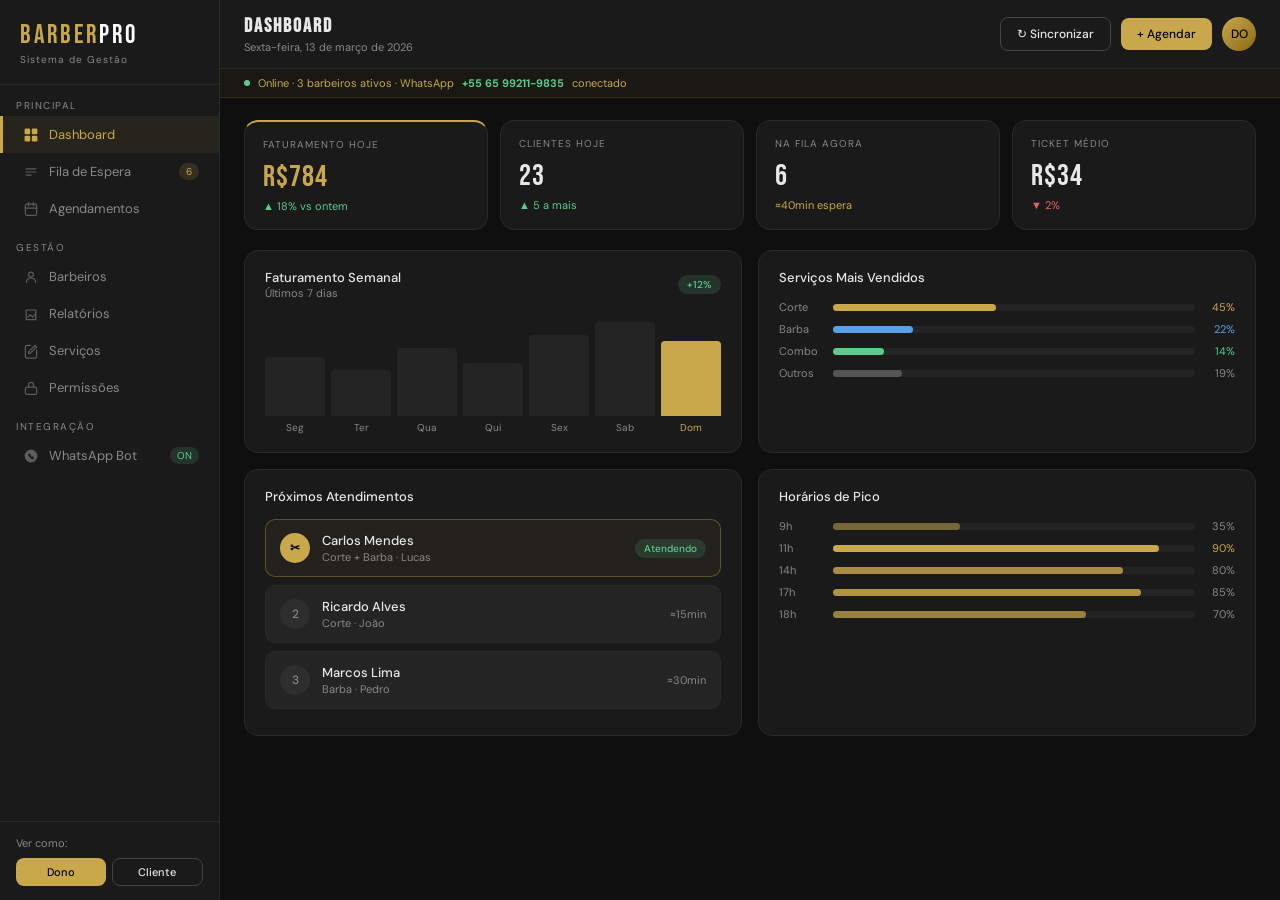
<file: barberpro_completo.html>
<!DOCTYPE html>
<html lang="pt-BR">
<head>
<meta charset="UTF-8">
<meta name="viewport" content="width=device-width, initial-scale=1.0">
<title>BarberPro</title>
<link href="https://fonts.googleapis.com/css2?family=Bebas+Neue&family=DM+Sans:wght@300;400;500&display=swap" rel="stylesheet">
<style>
/* =============================================
   BARBERPRO — style.css
   ============================================= */

* {
  box-sizing: border-box;
  margin: 0;
  padding: 0;
}

:root {
  --gold:   #C9A84C;
  --gold2:  #F0D080;
  --bg:     #0f0f0f;
  --bg2:    #1a1a1a;
  --bg3:    #242424;
  --bg4:    #2e2e2e;
  --txt:    #e8e8e8;
  --muted:  #888;
  --border: #2a2a2a;
  --green:  #5ecb8e;
  --blue:   #5aa0e6;
  --red:    #e26565;
}

body {
  font-family: 'DM Sans', sans-serif;
  background: var(--bg);
  color: var(--txt);
  min-height: 100vh;
  overflow-x: hidden;
}

/* ---- LAYOUT ---- */
#app   { display: flex; height: 100vh; overflow: hidden; }
#main  { flex: 1; display: flex; flex-direction: column; overflow: hidden; }

/* ---- SIDEBAR ---- */
#sidebar {
  width: 220px;
  min-width: 220px;
  background: var(--bg2);
  border-right: 0.5px solid var(--border);
  display: flex;
  flex-direction: column;
  overflow-y: auto;
}

.logo {
  font-family: 'Bebas Neue', sans-serif;
  font-size: 26px;
  letter-spacing: 3px;
  color: var(--gold);
  padding: 20px 20px 18px;
  border-bottom: 0.5px solid var(--border);
}
.logo span      { color: #fff; }
.logo-sub {
  font-size: 10px;
  letter-spacing: 1px;
  color: var(--muted);
  font-family: 'DM Sans', sans-serif;
  font-weight: 400;
  margin-top: 2px;
}

.nav-sec {
  padding: 14px 16px 4px;
  font-size: 10px;
  color: var(--muted);
  letter-spacing: 1.5px;
  text-transform: uppercase;
}

.nav-item {
  display: flex;
  align-items: center;
  gap: 10px;
  padding: 10px 20px;
  cursor: pointer;
  font-size: 13px;
  color: var(--muted);
  border-left: 3px solid transparent;
  transition: all .18s;
  user-select: none;
}
.nav-item:hover        { color: var(--txt); background: rgba(255,255,255,.03); }
.nav-item.active       { color: var(--gold); border-left-color: var(--gold); background: rgba(201,168,76,.07); }
.nav-item svg          { width: 16px; height: 16px; opacity: .6; flex-shrink: 0; }
.nav-item.active svg   { opacity: 1; }

.nbadge {
  margin-left: auto;
  font-size: 10px;
  padding: 2px 7px;
  border-radius: 20px;
  background: rgba(201,168,76,.15);
  color: var(--gold);
}

/* ---- TOPBAR ---- */
.topbar {
  display: flex;
  align-items: center;
  justify-content: space-between;
  padding: 14px 24px;
  background: var(--bg2);
  border-bottom: 0.5px solid var(--border);
  flex-shrink: 0;
}
.topbar h1  { font-family: 'Bebas Neue', sans-serif; font-size: 20px; letter-spacing: 2px; }
.topbar p   { font-size: 11px; color: var(--muted); margin-top: 2px; }
.topbar-r   { display: flex; align-items: center; gap: 10px; }

/* ---- STATUS BAR ---- */
.sbar {
  padding: 7px 24px;
  background: rgba(201,168,76,.06);
  border-bottom: 0.5px solid rgba(201,168,76,.15);
  font-size: 11px;
  color: var(--gold);
  display: flex;
  align-items: center;
  gap: 8px;
  flex-shrink: 0;
}
.dot-live {
  width: 6px;
  height: 6px;
  border-radius: 50%;
  background: var(--green);
  animation: pulse 2s infinite;
}
@keyframes pulse { 0%,100%{opacity:1} 50%{opacity:.3} }

/* ---- CONTENT ---- */
.content { flex: 1; overflow-y: auto; padding: 22px 24px; }
.panel         { display: none; }
.panel.active  { display: block; }

/* ---- BOTÕES ---- */
.btn {
  padding: 8px 16px;
  border-radius: 8px;
  font-size: 12px;
  font-weight: 500;
  cursor: pointer;
  border: none;
  transition: all .18s;
  font-family: 'DM Sans', sans-serif;
}
.btn-gold           { background: var(--gold); color: #000; }
.btn-gold:hover     { background: var(--gold2); }
.btn-out            { background: transparent; color: var(--txt); border: 0.5px solid #444; }
.btn-out:hover      { background: var(--bg3); }

/* ---- AVATAR ---- */
.avatar {
  width: 34px;
  height: 34px;
  border-radius: 50%;
  background: linear-gradient(135deg, var(--gold), #8B6914);
  display: flex;
  align-items: center;
  justify-content: center;
  font-size: 12px;
  font-weight: 500;
  color: #000;
}

/* ---- MÉTRICAS ---- */
.metrics {
  display: grid;
  grid-template-columns: repeat(4, 1fr);
  gap: 12px;
  margin-bottom: 20px;
}
.metric {
  background: var(--bg2);
  border-radius: 14px;
  border: 0.5px solid var(--border);
  padding: 16px 18px;
}
.metric.acc  { border-top: 2px solid var(--gold); }
.m-lbl       { font-size: 10px; color: var(--muted); text-transform: uppercase; letter-spacing: 1px; margin-bottom: 8px; }
.m-val       { font-family: 'Bebas Neue', sans-serif; font-size: 30px; letter-spacing: 1px; }
.m-sub       { font-size: 11px; margin-top: 4px; }
.up          { color: var(--green); }
.dn          { color: var(--red); }

/* ---- CARDS ---- */
.card {
  background: var(--bg2);
  border-radius: 14px;
  border: 0.5px solid var(--border);
  padding: 18px 20px;
}
.ctitle { font-size: 13px; font-weight: 500; margin-bottom: 14px; }

/* ---- GRIDS ---- */
.g2 { display: grid; grid-template-columns: 1fr 1fr; gap: 16px; }
.g3 { display: grid; grid-template-columns: repeat(3,1fr); gap: 14px; }

/* ---- BADGES ---- */
.badge {
  font-size: 10px;
  padding: 3px 9px;
  border-radius: 20px;
  font-weight: 500;
  display: inline-block;
}
.bg { background: rgba(94,203,142,.15);  color: var(--green); }
.ba { background: rgba(201,168,76,.15);  color: var(--gold);  }
.bb { background: rgba(90,160,230,.15);  color: var(--blue);  }
.bm { background: rgba(255,255,255,.07); color: var(--muted); }
.br { background: rgba(226,101,101,.15); color: var(--red);   }

/* ---- FILA ITEMS ---- */
.fi {
  display: flex;
  align-items: center;
  gap: 12px;
  background: var(--bg3);
  border-radius: 10px;
  padding: 12px 14px;
  border: 0.5px solid var(--border);
  margin-bottom: 8px;
  transition: border-color .15s;
}
.fi:hover      { border-color: #444; }
.fi.atv        { border-color: rgba(201,168,76,.35); background: rgba(201,168,76,.05); }
.fpos {
  width: 30px;
  height: 30px;
  border-radius: 50%;
  background: var(--bg4);
  display: flex;
  align-items: center;
  justify-content: center;
  font-size: 12px;
  font-weight: 500;
  color: var(--muted);
  flex-shrink: 0;
}
.fpos.cut      { background: var(--gold); color: #000; font-weight: 700; }
.finfo         { flex: 1; }
.fname         { font-size: 13px; font-weight: 500; }
.fdet          { font-size: 11px; color: var(--muted); margin-top: 1px; }

/* ---- AGENDA ITEMS ---- */
.ag {
  display: flex;
  align-items: center;
  gap: 12px;
  padding: 10px 14px;
  border-radius: 10px;
  background: var(--bg3);
  border: 0.5px solid var(--border);
  margin-bottom: 7px;
  font-size: 12px;
}
.ag.bk { border-color: rgba(201,168,76,.25); background: rgba(201,168,76,.03); }
.ag.go { border-color: rgba(201,168,76,.5);  background: rgba(201,168,76,.07); }
.ag.fr { opacity: .4; }
.ah    { font-family: 'Bebas Neue', sans-serif; font-size: 15px; color: var(--muted); min-width: 50px; }
.ah.g  { color: var(--gold); }

/* ---- BARRAS ---- */
.brow  { display: flex; align-items: center; gap: 10px; margin-bottom: 8px; font-size: 12px; }
.blbl  { min-width: 44px; color: var(--muted); font-size: 11px; }
.btrk  { flex: 1; height: 7px; background: var(--bg3); border-radius: 4px; }
.bfil  { height: 100%; border-radius: 4px; background: var(--gold); }
.bval  { min-width: 30px; text-align: right; font-size: 11px; color: var(--muted); }

/* ---- FORMULÁRIOS ---- */
.fg    { margin-bottom: 14px; }
.flbl  { font-size: 10px; color: var(--muted); text-transform: uppercase; letter-spacing: 1px; margin-bottom: 6px; display: block; }
.finp,
.fsel  {
  width: 100%;
  padding: 9px 12px;
  background: var(--bg3);
  border: 0.5px solid #333;
  border-radius: 8px;
  color: var(--txt);
  font-family: 'DM Sans', sans-serif;
  font-size: 13px;
  outline: none;
  transition: border-color .18s;
}
.finp:focus,
.fsel:focus    { border-color: var(--gold); }
.fsel option   { background: var(--bg3); }

/* ---- SERVIÇO OPTIONS ---- */
.sg { display: grid; grid-template-columns: 1fr 1fr; gap: 8px; margin-bottom: 14px; }
.so {
  padding: 8px 10px;
  border-radius: 8px;
  border: 0.5px solid #333;
  background: var(--bg3);
  font-size: 12px;
  cursor: pointer;
  text-align: center;
  transition: all .18s;
}
.so.sel     { border-color: var(--gold); background: rgba(201,168,76,.1); color: var(--gold); }
.so:hover   { border-color: #555; }

/* ---- MINI BARRAS (relatório) ---- */
.mb   { display: flex; align-items: flex-end; gap: 4px; height: 52px; margin: 12px 0; }
.mbar { border-radius: 3px 3px 0 0; background: var(--gold); width: 14px; opacity: .75; }

/* ---- WHATSAPP ---- */
.wa-wrap  { background: #0a0a0a; border-radius: 14px; overflow: hidden; border: 0.5px solid var(--border); }
.wa-head  { background: #1f2c34; padding: 12px 16px; display: flex; align-items: center; gap: 10px; }
.wa-av    {
  width: 38px; height: 38px; border-radius: 50%;
  background: linear-gradient(135deg, #25d366, #128c7e);
  display: flex; align-items: center; justify-content: center;
  font-size: 14px; color: #fff; font-weight: 700;
}
.wa-hn    { font-size: 14px; font-weight: 500; color: #e9edef; }
.wa-hs    { font-size: 11px; color: #8696a0; margin-top: 1px; }
.wa-body  {
  padding: 14px; background: #0b141a;
  min-height: 310px; max-height: 370px;
  overflow-y: auto; display: flex; flex-direction: column; gap: 8px;
}
.wmsg     { max-width: 82%; padding: 8px 12px; border-radius: 10px; font-size: 12px; line-height: 1.6; }
.recv     { background: #1f2c34; color: #e9edef; align-self: flex-start; border-radius: 0 10px 10px 10px; }
.sent     { background: #005c4b; color: #e9edef; align-self: flex-end;   border-radius: 10px 10px 0 10px; }
.wtime    { font-size: 10px; color: #8696a0; margin-top: 3px; text-align: right; }
.wa-inp   { background: #1f2c34; padding: 10px 14px; display: flex; align-items: center; gap: 10px; }
.wa-inp input {
  flex: 1; background: #2a3942; border: none; border-radius: 20px;
  padding: 8px 14px; color: #e9edef; font-size: 12px; outline: none;
  font-family: 'DM Sans', sans-serif;
}
.wsend {
  width: 36px; height: 36px; border-radius: 50%;
  background: #00a884; border: none; cursor: pointer;
  display: flex; align-items: center; justify-content: center; flex-shrink: 0;
}
.wsend svg  { width: 16px; height: 16px; fill: #fff; }

/* ---- TYPING DOTS ---- */
.td-wrap { display: flex; gap: 4px; align-items: center; padding: 6px 10px; }
.td {
  width: 7px; height: 7px; border-radius: 50%;
  background: #8696a0; animation: tda 1.2s infinite;
}
.td:nth-child(2) { animation-delay: .2s; }
.td:nth-child(3) { animation-delay: .4s; }
@keyframes tda { 0%,80%,100%{opacity:.25} 40%{opacity:1} }

/* ---- PERMISSÕES ---- */
.perm-sec {
  background: var(--bg2);
  border-radius: 14px;
  border: 0.5px solid var(--border);
  padding: 18px 20px;
  margin-bottom: 14px;
}
.prow {
  display: flex;
  align-items: center;
  justify-content: space-between;
  padding: 8px 0;
  border-bottom: 0.5px solid var(--border);
  font-size: 13px;
}
.prow:last-child { border: none; }
.tog {
  width: 40px; height: 22px; border-radius: 11px;
  cursor: pointer; display: flex; align-items: center;
  padding: 2px; transition: background .2s; flex-shrink: 0;
}
.tog.on  { background: var(--green); justify-content: flex-end; }
.tog.off { background: #444;         justify-content: flex-start; }
.tok     { width: 18px; height: 18px; border-radius: 50%; background: #fff; }

/* ---- GRÁFICO SEMANAL ---- */
.cbar  { display: flex; align-items: flex-end; gap: 6px; height: 100px; }
.cwrap { flex: 1; display: flex; flex-direction: column; align-items: center; gap: 3px; }
.cb {
  width: 100%; border-radius: 4px 4px 0 0;
  background: var(--bg3); cursor: pointer; transition: background .15s;
}
.cb:hover  { background: var(--bg4); }
.cb.today  { background: var(--gold) !important; }

/* ---- TABS ---- */
.tabs {
  display: flex; gap: 4px; padding: 4px;
  background: var(--bg2); border-radius: 8px;
  border: 0.5px solid var(--border); margin-bottom: 18px;
}
.tab {
  flex: 1; padding: 7px; text-align: center;
  font-size: 12px; font-weight: 500; cursor: pointer;
  border-radius: 6px; color: var(--muted); transition: all .18s;
}
.tab.active { background: var(--bg3); color: var(--txt); }

/* ---- TOAST ---- */
#toast {
  position: fixed; bottom: 22px; right: 22px;
  background: var(--bg3); border: 0.5px solid var(--gold);
  border-radius: 10px; padding: 11px 18px;
  font-size: 13px; color: var(--txt);
  opacity: 0; pointer-events: none;
  transform: translateY(6px); transition: all .28s;
  z-index: 9999; max-width: 320px;
}
#toast.show { opacity: 1; transform: translateY(0); }

/* ---- BARBEIROS CARDS ---- */
.barb-card {
  background: var(--bg2); border-radius: 14px;
  border: 0.5px solid var(--border); padding: 18px; text-align: center;
}
.bav {
  width: 52px; height: 52px; border-radius: 50%;
  margin: 0 auto 10px; display: flex; align-items: center;
  justify-content: center; font-size: 18px; font-weight: 500; color: #000;
}
.bst {
  display: flex; justify-content: space-around;
  padding-top: 12px; border-top: 0.5px solid var(--border); margin-top: 12px;
}
.bsv { font-family: 'Bebas Neue', sans-serif; font-size: 20px; }
.bsl { font-size: 10px; color: var(--muted); text-transform: uppercase; }
</style>
</head>
<body>

<script>
const CONFIG = {
  WHATSAPP: '5565992119835',
  LINK: 'https://SEU-SITE.com/agendar', // TROQUE PELO SEU LINK
  BARBEARIA: 'BarberPro',
  PERFIL: 'dono'
};
</script>

<div id="app">

  <!-- ========== SIDEBAR ========== -->
  <nav id="sidebar">
    <div class="logo">BARBER<span>PRO</span><div class="logo-sub">Sistema de Gestão</div></div>

    <div class="nav-sec">Principal</div>
    <div class="nav-item active" onclick="go('dashboard',this)">
      <svg viewBox="0 0 20 20" fill="currentColor"><rect x="2" y="2" width="7" height="7" rx="1.5"/><rect x="11" y="2" width="7" height="7" rx="1.5"/><rect x="2" y="11" width="7" height="7" rx="1.5"/><rect x="11" y="11" width="7" height="7" rx="1.5"/></svg>
      Dashboard
    </div>
    <div class="nav-item" onclick="go('fila',this)">
      <svg fill="none" viewBox="0 0 20 20" stroke="currentColor" stroke-width="1.5"><path d="M4 6h12M4 10h12M4 14h6" stroke-linecap="round"/></svg>
      Fila de Espera<span class="nbadge" id="nb-fila">6</span>
    </div>
    <div class="nav-item" onclick="go('agenda',this)">
      <svg fill="none" viewBox="0 0 20 20" stroke="currentColor" stroke-width="1.5"><rect x="3" y="4" width="14" height="14" rx="2"/><path d="M7 2v4M13 2v4M3 9h14" stroke-linecap="round"/></svg>
      Agendamentos
    </div>

    <div class="nav-sec">Gestão</div>
    <div class="nav-item" onclick="go('barbeiros',this)">
      <svg fill="none" viewBox="0 0 20 20" stroke="currentColor" stroke-width="1.5"><circle cx="10" cy="7" r="3"/><path d="M4 17c0-3.314 2.686-6 6-6s6 2.686 6 6" stroke-linecap="round"/></svg>
      Barbeiros
    </div>
    <div class="nav-item" onclick="go('relatorios',this)">
      <svg fill="none" viewBox="0 0 20 20" stroke="currentColor" stroke-width="1.5"><path d="M6 14l3-3 3 3 4-5M4 17h12V5H4z" stroke-linecap="round"/></svg>
      Relatórios
    </div>
    <div class="nav-item" onclick="go('servicos',this)">
      <svg fill="none" viewBox="0 0 20 20" stroke="currentColor" stroke-width="1.5"><path d="M9 3H5a2 2 0 00-2 2v12a2 2 0 002 2h10a2 2 0 002-2V9M15 3l2 2-8 8H7v-2L15 3z" stroke-linecap="round"/></svg>
      Serviços
    </div>
    <div class="nav-item" onclick="go('permissoes',this)">
      <svg fill="none" viewBox="0 0 20 20" stroke="currentColor" stroke-width="1.5"><rect x="3" y="9" width="14" height="9" rx="2"/><path d="M7 9V6a3 3 0 016 0v3" stroke-linecap="round"/></svg>
      Permissões
    </div>

    <div class="nav-sec">Integração</div>
    <div class="nav-item" onclick="go('whatsapp',this)">
      <svg fill="currentColor" viewBox="0 0 20 20"><path d="M10 2a8 8 0 100 16A8 8 0 0010 2zm3.5 11l-.7.7c-.4.4-1 .5-1.5.3-1-.5-2-1.2-2.7-2-.8-.7-1.5-1.7-2-2.7-.2-.5-.1-1.1.3-1.5l.7-.7c.3-.3.8-.3 1.1 0l.9.9c.3.3.3.8 0 1.1l-.3.3c.4.7.9 1.3 1.6 1.6l.3-.3c.3-.3.8-.3 1.1 0l.9.9c.3.3.3.8.3 1.1z"/></svg>
      WhatsApp Bot<span class="nbadge" style="background:rgba(94,203,142,.15);color:var(--green)">ON</span>
    </div>

    <div style="flex:1"></div>
    <div style="padding:14px 16px;border-top:0.5px solid var(--border)">
      <div style="font-size:11px;color:var(--muted);margin-bottom:8px">Ver como:</div>
      <div style="display:flex;gap:6px">
        <button class="btn btn-gold" style="flex:1;padding:6px;font-size:11px" onclick="perfil('dono')">Dono</button>
        <button class="btn btn-out" style="flex:1;padding:6px;font-size:11px" onclick="perfil('cliente')">Cliente</button>
      </div>
    </div>
  </nav>

  <!-- ========== MAIN ========== -->
  <div id="main">

    <div class="topbar">
      <div><h1 id="ptitle">DASHBOARD</h1><p>Sexta-feira, 13 de março de 2026</p></div>
      <div class="topbar-r">
        <button class="btn btn-out" onclick="toast('Sincronizado!')">↻ Sincronizar</button>
        <button class="btn btn-gold" onclick="go('agenda',document.querySelectorAll('.nav-item')[2])">+ Agendar</button>
        <div class="avatar">DO</div>
      </div>
    </div>

    <div class="sbar">
      <div class="dot-live"></div>
      Online · 3 barbeiros ativos · WhatsApp <strong style="color:var(--green)">+55 65 99211-9835</strong> conectado
    </div>

    <div class="content">

      <!-- ===== DASHBOARD ===== -->
      <div id="p-dashboard" class="panel active">
        <div class="metrics">
          <div class="metric acc">
            <div class="m-lbl">Faturamento Hoje</div>
            <div class="m-val" style="color:var(--gold)">R$784</div>
            <div class="m-sub up">▲ 18% vs ontem</div>
          </div>
          <div class="metric">
            <div class="m-lbl">Clientes Hoje</div>
            <div class="m-val">23</div>
            <div class="m-sub up">▲ 5 a mais</div>
          </div>
          <div class="metric">
            <div class="m-lbl">Na Fila Agora</div>
            <div class="m-val" id="d-fila">6</div>
            <div class="m-sub" style="color:var(--gold)">≈40min espera</div>
          </div>
          <div class="metric">
            <div class="m-lbl">Ticket Médio</div>
            <div class="m-val">R$34</div>
            <div class="m-sub dn">▼ 2%</div>
          </div>
        </div>

        <div class="g2" style="margin-bottom:16px">
          <div class="card">
            <div style="display:flex;justify-content:space-between;align-items:center;margin-bottom:16px">
              <div>
                <div class="ctitle" style="margin:0">Faturamento Semanal</div>
                <div style="font-size:11px;color:var(--muted)">Últimos 7 dias</div>
              </div>
              <span class="badge bg">+12%</span>
            </div>
            <div class="cbar" id="cbar"></div>
            <div style="display:flex;gap:6px;margin-top:5px" id="clbl"></div>
          </div>
          <div class="card">
            <div class="ctitle">Serviços Mais Vendidos</div>
            <div class="brow"><span class="blbl">Corte</span><div class="btrk"><div class="bfil" style="width:45%"></div></div><span class="bval" style="color:var(--gold)">45%</span></div>
            <div class="brow"><span class="blbl">Barba</span><div class="btrk"><div class="bfil" style="width:22%;background:var(--blue)"></div></div><span class="bval" style="color:var(--blue)">22%</span></div>
            <div class="brow"><span class="blbl">Combo</span><div class="btrk"><div class="bfil" style="width:14%;background:var(--green)"></div></div><span class="bval" style="color:var(--green)">14%</span></div>
            <div class="brow"><span class="blbl">Outros</span><div class="btrk"><div class="bfil" style="width:19%;background:#555"></div></div><span class="bval">19%</span></div>
          </div>
        </div>

        <div class="g2">
          <div class="card">
            <div class="ctitle">Próximos Atendimentos</div>
            <div class="fi atv"><div class="fpos cut">✂</div><div class="finfo"><div class="fname">Carlos Mendes</div><div class="fdet">Corte + Barba · Lucas</div></div><span class="badge bg">Atendendo</span></div>
            <div class="fi"><div class="fpos">2</div><div class="finfo"><div class="fname">Ricardo Alves</div><div class="fdet">Corte · João</div></div><span style="font-size:11px;color:var(--muted)">≈15min</span></div>
            <div class="fi"><div class="fpos">3</div><div class="finfo"><div class="fname">Marcos Lima</div><div class="fdet">Barba · Pedro</div></div><span style="font-size:11px;color:var(--muted)">≈30min</span></div>
          </div>
          <div class="card">
            <div class="ctitle">Horários de Pico</div>
            <div class="brow"><span class="blbl">9h</span><div class="btrk"><div class="bfil" style="width:35%;opacity:.5"></div></div><span class="bval">35%</span></div>
            <div class="brow"><span class="blbl">11h</span><div class="btrk"><div class="bfil" style="width:90%"></div></div><span class="bval" style="color:var(--gold)">90%</span></div>
            <div class="brow"><span class="blbl">14h</span><div class="btrk"><div class="bfil" style="width:80%;opacity:.8"></div></div><span class="bval">80%</span></div>
            <div class="brow"><span class="blbl">17h</span><div class="btrk"><div class="bfil" style="width:85%;opacity:.85"></div></div><span class="bval">85%</span></div>
            <div class="brow"><span class="blbl">18h</span><div class="btrk"><div class="bfil" style="width:70%;opacity:.7"></div></div><span class="bval">70%</span></div>
          </div>
        </div>
      </div>

      <!-- ===== FILA ===== -->
      <div id="p-fila" class="panel">
        <div style="display:flex;justify-content:space-between;align-items:center;margin-bottom:16px">
          <div>
            <div style="font-family:'Bebas Neue',sans-serif;font-size:20px;letter-spacing:1px">Fila de Espera</div>
            <div style="font-size:11px;color:var(--muted)">Tempo médio: 22min por cliente</div>
          </div>
          <button class="btn btn-gold" onclick="addFila()">+ Adicionar à Fila</button>
        </div>
        <div class="g2">
          <div>
            <div class="card" style="margin-bottom:14px;display:flex;align-items:center;gap:16px;border-color:rgba(201,168,76,.2)">
              <span style="font-size:10px;color:var(--muted);text-transform:uppercase;letter-spacing:1px">Total</span>
              <span style="font-family:'Bebas Neue',sans-serif;font-size:42px;color:var(--gold);line-height:1" id="f-total">6</span>
              <div style="flex:1"></div>
              <span style="font-size:11px;color:var(--muted)">Máx: <span style="color:var(--gold)">≈55min</span></span>
            </div>
            <div id="f-lista">
              <div class="fi atv"><div class="fpos cut">✂</div><div class="finfo"><div class="fname">Carlos Mendes</div><div class="fdet">Corte + Barba · Lucas · 14:10</div></div><span class="badge bg">Atendendo</span><button class="btn btn-out" style="padding:4px 10px;font-size:11px;margin-left:8px" onclick="concluir(this,'Carlos Mendes')">✓</button></div>
              <div class="fi"><div class="fpos">2</div><div class="finfo"><div class="fname">Ricardo Alves</div><div class="fdet">Corte · João · 14:05</div></div><span style="font-size:11px;color:var(--muted);margin-right:8px">≈15min</span><span class="badge ba">Aguardando</span></div>
              <div class="fi"><div class="fpos">3</div><div class="finfo"><div class="fname">Marcos Lima</div><div class="fdet">Barba · Pedro · 14:15</div></div><span style="font-size:11px;color:var(--muted);margin-right:8px">≈28min</span><span class="badge bm">Na fila</span></div>
              <div class="fi"><div class="fpos">4</div><div class="finfo"><div class="fname">Felipe Santos</div><div class="fdet">Corte · Qualquer · 14:22</div></div><span style="font-size:11px;color:var(--muted);margin-right:8px">≈36min</span><span class="badge bm">Na fila</span></div>
              <div class="fi"><div class="fpos">5</div><div class="finfo"><div class="fname">André Costa</div><div class="fdet">Combo · Lucas · 14:28</div></div><span style="font-size:11px;color:var(--muted);margin-right:8px">≈44min</span><span class="badge bm">Na fila</span></div>
              <div class="fi"><div class="fpos">6</div><div class="finfo"><div class="fname">Thiago Reis</div><div class="fdet">Corte · Qualquer · 14:35</div></div><span style="font-size:11px;color:var(--muted);margin-right:8px">≈55min</span><span class="badge bm">Na fila</span></div>
            </div>
          </div>
          <div>
            <div class="card" style="margin-bottom:14px">
              <div class="ctitle">Barbeiros Agora</div>
              <div style="display:flex;flex-direction:column;gap:10px">
                <div style="display:flex;align-items:center;gap:10px"><div style="width:36px;height:36px;border-radius:50%;background:linear-gradient(135deg,var(--gold),#8B6914);display:flex;align-items:center;justify-content:center;font-size:13px;font-weight:700;color:#000;flex-shrink:0">LC</div><div style="flex:1"><div style="font-size:13px;font-weight:500">Lucas</div><div style="font-size:11px;color:var(--muted)">Ocupado · 12min</div></div><span class="badge ba">Ocupado</span></div>
                <div style="display:flex;align-items:center;gap:10px"><div style="width:36px;height:36px;border-radius:50%;background:linear-gradient(135deg,var(--blue),#2060a0);display:flex;align-items:center;justify-content:center;font-size:13px;font-weight:700;color:#fff;flex-shrink:0">JO</div><div style="flex:1"><div style="font-size:13px;font-weight:500">João</div><div style="font-size:11px;color:var(--muted)">Ocupado · 8min</div></div><span class="badge ba">Ocupado</span></div>
                <div style="display:flex;align-items:center;gap:10px"><div style="width:36px;height:36px;border-radius:50%;background:linear-gradient(135deg,var(--green),#2a8a55);display:flex;align-items:center;justify-content:center;font-size:13px;font-weight:700;color:#fff;flex-shrink:0">PE</div><div style="flex:1"><div style="font-size:13px;font-weight:500">Pedro</div><div style="font-size:11px;color:var(--green)">Disponível agora</div></div><span class="badge bg">Livre</span></div>
              </div>
            </div>
            <div class="card">
              <div class="ctitle">WhatsApp Hoje</div>
              <div style="font-family:'Bebas Neue',sans-serif;font-size:38px;color:var(--gold)">18</div>
              <div style="font-size:11px;color:var(--muted);margin-top:4px;margin-bottom:12px">Confirmações: 15 · Lembretes: 3</div>
              <button class="btn btn-out" style="width:100%;font-size:12px" onclick="toast('Lembrete enviado para todos!')">Enviar lembrete geral</button>
            </div>
          </div>
        </div>
      </div>

      <!-- ===== AGENDA ===== -->
      <div id="p-agenda" class="panel">
        <div style="display:flex;justify-content:space-between;align-items:center;margin-bottom:16px">
          <div style="font-family:'Bebas Neue',sans-serif;font-size:20px;letter-spacing:1px">Agendamentos</div>
          <div style="display:flex;gap:8px">
            <button class="btn btn-out">◀</button>
            <button class="btn btn-out" style="color:var(--gold);border-color:rgba(201,168,76,.4)">Hoje</button>
            <button class="btn btn-out">▶</button>
          </div>
        </div>
        <div style="display:grid;grid-template-columns:1fr 310px;gap:16px">
          <div>
            <div class="tabs">
              <div class="tab active" onclick="stab(this)">Todos</div>
              <div class="tab" onclick="stab(this)">Lucas</div>
              <div class="tab" onclick="stab(this)">João</div>
              <div class="tab" onclick="stab(this)">Pedro</div>
            </div>
            <div id="ag-list">
              <div class="ag"><span class="ah">09:00</span><span style="flex:1;font-weight:500">Carlos Mendes</span><span style="color:var(--muted);font-size:11px">Corte + Barba · Lucas</span><span class="badge bg">Concluído</span></div>
              <div class="ag"><span class="ah">09:30</span><span style="flex:1;font-weight:500">Rafael Nunes</span><span style="color:var(--muted);font-size:11px">Corte · João</span><span class="badge bg">Concluído</span></div>
              <div class="ag"><span class="ah">10:00</span><span style="flex:1;font-weight:500">Gustavo Pires</span><span style="color:var(--muted);font-size:11px">Barba · Pedro</span><span class="badge bg">Concluído</span></div>
              <div class="ag go"><span class="ah g">14:10</span><span style="flex:1;font-weight:500;color:var(--gold)">Carlos Mendes</span><span style="color:var(--muted);font-size:11px">Combo · Lucas</span><span class="badge ba">Em andamento</span></div>
              <div class="ag bk"><span class="ah">15:00</span><span style="flex:1;font-weight:500">Ricardo Alves</span><span style="color:var(--muted);font-size:11px">Corte · João</span><span class="badge bb">Confirmado</span></div>
              <div class="ag bk"><span class="ah">15:30</span><span style="flex:1;font-weight:500">Marcos Lima</span><span style="color:var(--muted);font-size:11px">Barba · Pedro</span><span class="badge bb">Confirmado</span></div>
              <div class="ag fr" id="slot-livre"><span class="ah">16:00</span><span style="flex:1;color:var(--muted)">— Horário livre —</span><span class="badge bm">Disponível</span></div>
              <div class="ag bk"><span class="ah">17:00</span><span style="flex:1;font-weight:500">Felipe Santos</span><span style="color:var(--muted);font-size:11px">Corte</span><span class="badge bb">Confirmado</span></div>
              <div class="ag bk"><span class="ah">17:30</span><span style="flex:1;font-weight:500">André Costa</span><span style="color:var(--muted);font-size:11px">Combo · Lucas</span><span class="badge bb">Confirmado</span></div>
            </div>
          </div>
          <div class="card">
            <div style="font-family:'Bebas Neue',sans-serif;font-size:16px;letter-spacing:1px;color:var(--gold);margin-bottom:16px">+ Novo Agendamento</div>
            <div class="fg"><label class="flbl">Nome do Cliente</label><input class="finp" type="text" placeholder="Nome completo" id="ag-nome"></div>
            <div class="fg"><label class="flbl">WhatsApp</label><input class="finp" type="text" placeholder="(65) 99999-0000"></div>
            <div class="fg"><label class="flbl">Barbeiro</label>
              <select class="fsel">
                <option>Qualquer</option>
                <option>Lucas</option>
                <option>João</option>
                <option>Pedro</option>
              </select>
            </div>
            <label class="flbl">Serviço</label>
            <div class="sg">
              <div class="so sel" onclick="ssel(this)">✂ Corte<br><small style="color:var(--muted)">R$30</small></div>
              <div class="so" onclick="ssel(this)">🧔 Barba<br><small style="color:var(--muted)">R$25</small></div>
              <div class="so" onclick="ssel(this)">✂🧔 Combo<br><small style="color:var(--muted)">R$50</small></div>
              <div class="so" onclick="ssel(this)">✨ Hidrat.<br><small style="color:var(--muted)">R$40</small></div>
            </div>
            <div class="fg"><label class="flbl">Horário</label>
              <select class="fsel">
                <option>16:00 — Livre</option>
                <option>18:00</option>
                <option>18:30</option>
              </select>
            </div>
            <button class="btn btn-gold" style="width:100%;padding:11px" onclick="confirmarAg()">Confirmar Agendamento</button>
          </div>
        </div>
      </div>

      <!-- ===== BARBEIROS ===== -->
      <div id="p-barbeiros" class="panel">
        <div style="display:flex;justify-content:space-between;align-items:center;margin-bottom:18px">
          <div style="font-family:'Bebas Neue',sans-serif;font-size:20px;letter-spacing:1px">Barbeiros</div>
          <button class="btn btn-gold" onclick="toast('Cadastro de novo barbeiro!')">+ Novo Barbeiro</button>
        </div>
        <div class="g3" style="margin-bottom:18px">
          <div class="barb-card">
            <div class="bav" style="background:linear-gradient(135deg,var(--gold),#8B6914)">LC</div>
            <div style="font-size:14px;font-weight:500;margin-bottom:4px">Lucas Carvalho</div>
            <div style="font-size:11px;color:var(--muted);margin-bottom:12px">Cortes clássicos · 40% comissão</div>
            <span class="badge ba">Ocupado agora</span>
            <div class="bst">
              <div><div class="bsv" style="color:var(--gold)">8</div><div class="bsl">Hoje</div></div>
              <div><div class="bsv">52</div><div class="bsl">Semana</div></div>
              <div><div class="bsv" style="color:var(--gold)">4.9</div><div class="bsl">Nota</div></div>
            </div>
          </div>
          <div class="barb-card">
            <div class="bav" style="background:linear-gradient(135deg,var(--blue),#2060a0)">JO</div>
            <div style="font-size:14px;font-weight:500;margin-bottom:4px">João Oliveira</div>
            <div style="font-size:11px;color:var(--muted);margin-bottom:12px">Barbas e degradês · 40% comissão</div>
            <span class="badge ba">Ocupado agora</span>
            <div class="bst">
              <div><div class="bsv" style="color:var(--blue)">9</div><div class="bsl">Hoje</div></div>
              <div><div class="bsv">61</div><div class="bsl">Semana</div></div>
              <div><div class="bsv" style="color:var(--gold)">4.8</div><div class="bsl">Nota</div></div>
            </div>
          </div>
          <div class="barb-card" style="border-color:rgba(94,203,142,.2)">
            <div class="bav" style="background:linear-gradient(135deg,var(--green),#2a8a55)">PE</div>
            <div style="font-size:14px;font-weight:500;margin-bottom:4px">Pedro Souza</div>
            <div style="font-size:11px;color:var(--muted);margin-bottom:12px">Cortes modernos · 40% comissão</div>
            <span class="badge bg">Disponível</span>
            <div class="bst">
              <div><div class="bsv" style="color:var(--green)">6</div><div class="bsl">Hoje</div></div>
              <div><div class="bsv">44</div><div class="bsl">Semana</div></div>
              <div><div class="bsv" style="color:var(--gold)">4.7</div><div class="bsl">Nota</div></div>
            </div>
          </div>
        </div>
        <div class="card">
          <div class="ctitle">Comparativo Semanal</div>
          <div class="g3">
            <div><div style="display:flex;justify-content:space-between;font-size:12px;margin-bottom:6px"><span style="color:var(--muted)">Lucas</span><span style="color:var(--gold)">R$1.820 · com. R$728</span></div><div style="height:8px;background:var(--bg3);border-radius:4px"><div style="width:85%;height:100%;background:var(--gold);border-radius:4px"></div></div></div>
            <div><div style="display:flex;justify-content:space-between;font-size:12px;margin-bottom:6px"><span style="color:var(--muted)">João</span><span style="color:var(--blue)">R$2.135 · com. R$854</span></div><div style="height:8px;background:var(--bg3);border-radius:4px"><div style="width:100%;height:100%;background:var(--blue);border-radius:4px"></div></div></div>
            <div><div style="display:flex;justify-content:space-between;font-size:12px;margin-bottom:6px"><span style="color:var(--muted)">Pedro</span><span style="color:var(--green)">R$1.540 · com. R$616</span></div><div style="height:8px;background:var(--bg3);border-radius:4px"><div style="width:72%;height:100%;background:var(--green);border-radius:4px"></div></div></div>
          </div>
        </div>
      </div>

      <!-- ===== RELATÓRIOS ===== -->
      <div id="p-relatorios" class="panel">
        <div style="display:flex;justify-content:space-between;align-items:center;margin-bottom:18px">
          <div style="font-family:'Bebas Neue',sans-serif;font-size:20px;letter-spacing:1px">Relatórios</div>
          <div style="display:flex;gap:8px">
            <select class="fsel" style="width:auto;padding:7px 12px;font-size:12px">
              <option>Março 2026</option>
              <option>Fevereiro 2026</option>
            </select>
            <button class="btn btn-gold" onclick="exp('completo')">Exportar Tudo</button>
          </div>
        </div>
        <div style="display:grid;grid-template-columns:repeat(3,1fr);gap:12px;margin-bottom:20px">
          <div class="metric acc"><div class="m-lbl">Faturamento Março</div><div class="m-val">R$9.840</div><div class="m-sub up">▲ 23% vs fev.</div></div>
          <div class="metric"><div class="m-lbl">Total Clientes</div><div class="m-val">289</div><div class="m-sub up">▲ 31 a mais</div></div>
          <div class="metric"><div class="m-lbl">Novos Clientes</div><div class="m-val">42</div><div class="m-sub" style="color:var(--blue)">▲ 14.5%</div></div>
        </div>
        <div class="g2">
          <div class="card">
            <div class="ctitle">Faturamento Diário</div>
            <div style="font-size:11px;color:var(--muted);margin-top:-8px;margin-bottom:4px">Receita por dia do mês</div>
            <div class="mb">
              <div class="mbar" style="height:30px"></div>
              <div class="mbar" style="height:46px"></div>
              <div class="mbar" style="height:38px"></div>
              <div class="mbar" style="height:52px;opacity:1"></div>
              <div class="mbar" style="height:28px;opacity:.5"></div>
              <div class="mbar" style="height:44px"></div>
              <div class="mbar" style="height:56px;opacity:1"></div>
            </div>
            <div style="display:flex;gap:8px">
              <button class="btn btn-out" style="flex:1;padding:7px;font-size:12px" onclick="exp('excel-diario')">📊 Baixar Excel</button>
              <button class="btn btn-out" style="flex:1;padding:7px;font-size:12px" onclick="exp('pdf-diario')">📄 Baixar CSV</button>
            </div>
          </div>
          <div class="card">
            <div class="ctitle">Desempenho por Barbeiro</div>
            <div style="font-size:11px;color:var(--muted);margin-top:-8px;margin-bottom:4px">Faturamento e comissão</div>
            <div style="display:flex;gap:8px;height:56px;align-items:flex-end;padding:0 8px;margin:12px 0">
              <div style="flex:1;text-align:center"><div style="height:40px;background:var(--gold);border-radius:3px 3px 0 0;opacity:.85"></div><div style="font-size:10px;color:var(--muted);margin-top:4px">Lucas</div></div>
              <div style="flex:1;text-align:center"><div style="height:52px;background:var(--blue);border-radius:3px 3px 0 0;opacity:.85"></div><div style="font-size:10px;color:var(--muted);margin-top:4px">João</div></div>
              <div style="flex:1;text-align:center"><div style="height:36px;background:var(--green);border-radius:3px 3px 0 0;opacity:.85"></div><div style="font-size:10px;color:var(--muted);margin-top:4px">Pedro</div></div>
            </div>
            <div style="display:flex;gap:8px">
              <button class="btn btn-out" style="flex:1;padding:7px;font-size:12px" onclick="exp('excel-barbeiro')">📊 Baixar Excel</button>
              <button class="btn btn-out" style="flex:1;padding:7px;font-size:12px" onclick="exp('pdf-barbeiro')">📄 Baixar CSV</button>
            </div>
          </div>
          <div class="card">
            <div class="ctitle">Serviços Mais Vendidos</div>
            <div style="font-size:11px;color:var(--muted);margin-top:-8px;margin-bottom:10px">Ranking por quantidade</div>
            <div class="brow" style="font-size:11px"><span class="blbl">Corte</span><div class="btrk"><div class="bfil" style="width:45%"></div></div><span class="bval" style="color:var(--gold)">45%</span></div>
            <div class="brow" style="font-size:11px"><span class="blbl">Barba</span><div class="btrk"><div class="bfil" style="width:22%;background:var(--blue)"></div></div><span class="bval" style="color:var(--blue)">22%</span></div>
            <div class="brow" style="font-size:11px"><span class="blbl">Combo</span><div class="btrk"><div class="bfil" style="width:14%;background:var(--green)"></div></div><span class="bval" style="color:var(--green)">14%</span></div>
            <div style="display:flex;gap:8px;margin-top:10px">
              <button class="btn btn-out" style="flex:1;padding:7px;font-size:12px" onclick="exp('excel-servicos')">📊 Baixar Excel</button>
              <button class="btn btn-out" style="flex:1;padding:7px;font-size:12px" onclick="exp('pdf-servicos')">📄 Baixar CSV</button>
            </div>
          </div>
          <div class="card">
            <div class="ctitle">Histórico de Clientes</div>
            <div style="font-size:11px;color:var(--muted);margin-top:-8px;margin-bottom:10px">Todos os atendimentos</div>
            <div style="display:flex;flex-direction:column;gap:6px;margin-bottom:12px">
              <div style="display:flex;justify-content:space-between;font-size:12px;padding:6px 0;border-bottom:0.5px solid var(--border)"><span style="color:var(--muted)">Carlos Mendes</span><span>8 visitas · R$320</span></div>
              <div style="display:flex;justify-content:space-between;font-size:12px;padding:6px 0;border-bottom:0.5px solid var(--border)"><span style="color:var(--muted)">Ricardo Alves</span><span>5 visitas · R$175</span></div>
              <div style="display:flex;justify-content:space-between;font-size:12px;padding:6px 0"><span style="color:var(--muted)">Marcos Lima</span><span>3 visitas · R$75</span></div>
            </div>
            <div style="display:flex;gap:8px">
              <button class="btn btn-out" style="flex:1;padding:7px;font-size:12px" onclick="exp('excel-historico')">📊 Baixar Excel</button>
              <button class="btn btn-out" style="flex:1;padding:7px;font-size:12px" onclick="exp('pdf-historico')">📄 Baixar CSV</button>
            </div>
          </div>
        </div>
      </div>

      <!-- ===== SERVIÇOS ===== -->
      <div id="p-servicos" class="panel">
        <div style="display:flex;justify-content:space-between;align-items:center;margin-bottom:18px">
          <div style="font-family:'Bebas Neue',sans-serif;font-size:20px;letter-spacing:1px">Serviços</div>
          <button class="btn btn-gold" onclick="toast('Novo serviço!')">+ Adicionar</button>
        </div>
        <div class="card">
          <table style="width:100%;border-collapse:collapse;font-size:13px">
            <thead>
              <tr style="border-bottom:0.5px solid var(--border)">
                <th style="text-align:left;padding:10px 0;color:var(--muted);font-weight:500;font-size:11px;text-transform:uppercase;letter-spacing:1px">Serviço</th>
                <th style="text-align:left;padding:10px 0;color:var(--muted);font-weight:500;font-size:11px;text-transform:uppercase">Duração</th>
                <th style="text-align:left;padding:10px 0;color:var(--muted);font-weight:500;font-size:11px;text-transform:uppercase">Preço</th>
                <th style="text-align:left;padding:10px 0;color:var(--muted);font-weight:500;font-size:11px;text-transform:uppercase">Vendas/mês</th>
                <th></th>
              </tr>
            </thead>
            <tbody>
              <tr style="border-bottom:0.5px solid #222"><td style="padding:12px 0;font-weight:500">✂ Corte</td><td style="padding:12px 0;color:var(--muted)">20min</td><td style="padding:12px 0;color:var(--gold)">R$30,00</td><td style="padding:12px 0"><span class="badge bg">130</span></td><td style="padding:12px 0;text-align:right"><button class="btn btn-out" style="padding:4px 10px;font-size:11px" onclick="toast('Editando...')">Editar</button></td></tr>
              <tr style="border-bottom:0.5px solid #222"><td style="padding:12px 0;font-weight:500">🧔 Barba</td><td style="padding:12px 0;color:var(--muted)">15min</td><td style="padding:12px 0;color:var(--gold)">R$25,00</td><td style="padding:12px 0"><span class="badge bb">63</span></td><td style="padding:12px 0;text-align:right"><button class="btn btn-out" style="padding:4px 10px;font-size:11px" onclick="toast('Editando...')">Editar</button></td></tr>
              <tr style="border-bottom:0.5px solid #222"><td style="padding:12px 0;font-weight:500">✂🧔 Combo</td><td style="padding:12px 0;color:var(--muted)">35min</td><td style="padding:12px 0;color:var(--gold)">R$50,00</td><td style="padding:12px 0"><span class="badge ba">40</span></td><td style="padding:12px 0;text-align:right"><button class="btn btn-out" style="padding:4px 10px;font-size:11px" onclick="toast('Editando...')">Editar</button></td></tr>
              <tr style="border-bottom:0.5px solid #222"><td style="padding:12px 0;font-weight:500">✨ Hidratação</td><td style="padding:12px 0;color:var(--muted)">25min</td><td style="padding:12px 0;color:var(--gold)">R$40,00</td><td style="padding:12px 0"><span class="badge bm">18</span></td><td style="padding:12px 0;text-align:right"><button class="btn btn-out" style="padding:4px 10px;font-size:11px" onclick="toast('Editando...')">Editar</button></td></tr>
              <tr><td style="padding:12px 0;font-weight:500">🎨 Coloração</td><td style="padding:12px 0;color:var(--muted)">60min</td><td style="padding:12px 0;color:var(--gold)">R$80,00</td><td style="padding:12px 0"><span class="badge bm">12</span></td><td style="padding:12px 0;text-align:right"><button class="btn btn-out" style="padding:4px 10px;font-size:11px" onclick="toast('Editando...')">Editar</button></td></tr>
            </tbody>
          </table>
        </div>
      </div>

      <!-- ===== PERMISSÕES ===== -->
      <div id="p-permissoes" class="panel">
        <div style="font-family:'Bebas Neue',sans-serif;font-size:20px;letter-spacing:1px;margin-bottom:4px">Permissões de Acesso</div>
        <div style="font-size:12px;color:var(--muted);margin-bottom:20px">Controle o que cada perfil pode ver</div>
        <div class="perm-sec">
          <div style="font-size:14px;font-weight:500;margin-bottom:12px;display:flex;align-items:center;gap:8px"><span style="font-size:18px">👤</span>Cliente — só vê</div>
          <div class="prow"><span>Tela de Agendamento</span><div class="tog on" onclick="tog(this)"><div class="tok"></div></div></div>
          <div class="prow"><span>Fila de Espera (somente sua posição)</span><div class="tog on" onclick="tog(this)"><div class="tok"></div></div></div>
          <div class="prow"><span>Barbeiros disponíveis</span><div class="tog on" onclick="tog(this)"><div class="tok"></div></div></div>
          <div class="prow"><span style="color:var(--muted)">Dashboard / faturamento</span><div class="tog off" onclick="tog(this)"><div class="tok"></div></div></div>
          <div class="prow"><span style="color:var(--muted)">Relatórios</span><div class="tog off" onclick="tog(this)"><div class="tok"></div></div></div>
        </div>
        <div class="perm-sec">
          <div style="font-size:14px;font-weight:500;margin-bottom:12px;display:flex;align-items:center;gap:8px"><span>✂</span>Barbeiro — vê parcialmente</div>
          <div class="prow"><span>Agenda do dia (somente a dele)</span><div class="tog on" onclick="tog(this)"><div class="tok"></div></div></div>
          <div class="prow"><span>Fila completa</span><div class="tog on" onclick="tog(this)"><div class="tok"></div></div></div>
          <div class="prow"><span>Seu faturamento e comissão</span><div class="tog on" onclick="tog(this)"><div class="tok"></div></div></div>
          <div class="prow"><span>Atualizar status de atendimento</span><div class="tog on" onclick="tog(this)"><div class="tok"></div></div></div>
          <div class="prow"><span style="color:var(--muted)">Faturamento dos outros barbeiros</span><div class="tog off" onclick="tog(this)"><div class="tok"></div></div></div>
          <div class="prow"><span style="color:var(--muted)">Relatórios gerais da barbearia</span><div class="tog off" onclick="tog(this)"><div class="tok"></div></div></div>
        </div>
        <div class="perm-sec" style="border-color:rgba(201,168,76,.25)">
          <div style="font-size:14px;font-weight:500;margin-bottom:12px;color:var(--gold);display:flex;align-items:center;gap:8px"><span>👑</span>Dono — acesso total</div>
          <div class="prow"><span>Dashboard completo com tudo</span><div class="tog on" onclick="tog(this)"><div class="tok"></div></div></div>
          <div class="prow"><span>Todos os agendamentos</span><div class="tog on" onclick="tog(this)"><div class="tok"></div></div></div>
          <div class="prow"><span>Faturamento de todos os barbeiros</span><div class="tog on" onclick="tog(this)"><div class="tok"></div></div></div>
          <div class="prow"><span>Relatórios + exportar Excel/CSV</span><div class="tog on" onclick="tog(this)"><div class="tok"></div></div></div>
          <div class="prow"><span>Gerenciar barbeiros e serviços</span><div class="tog on" onclick="tog(this)"><div class="tok"></div></div></div>
          <div class="prow"><span>Configurar WhatsApp Bot</span><div class="tog on" onclick="tog(this)"><div class="tok"></div></div></div>
        </div>
      </div>

      <!-- ===== WHATSAPP ===== -->
      <div id="p-whatsapp" class="panel">
        <div style="display:flex;justify-content:space-between;align-items:center;margin-bottom:6px">
          <div style="font-family:'Bebas Neue',sans-serif;font-size:20px;letter-spacing:1px">WhatsApp Bot</div>
          <span class="badge bg" style="font-size:12px;padding:5px 14px">Conectado</span>
        </div>
        <div style="font-size:12px;color:var(--muted);margin-bottom:20px">
          Número: <strong style="color:var(--gold)">+55 65 99211-9835</strong> ·
          Provider: Z-API (recomendado) · Webhook: <code style="background:var(--bg3);padding:2px 6px;border-radius:4px;font-size:11px">POST /api/webhook/whatsapp/zapi</code>
        </div>
        <div class="g2">
          <div>
            <div class="wa-wrap">
              <div class="wa-head">
                <div class="wa-av">BP</div>
                <div><div class="wa-hn">BarberPro</div><div class="wa-hs">online · 65992119835</div></div>
              </div>
              <div class="wa-body" id="wa-chat">
                <div class="wmsg recv">
                  Olá! 👋 Bem-vindo à <strong>BarberPro</strong>! 💈<br><br>
                  Escolha uma opção:<br><br>
                  1️⃣ Agendar horário<br>
                  2️⃣ Ver minha fila<br>
                  3️⃣ Ver barbeiros disponíveis<br>
                  4️⃣ Cancelar agendamento<br>
                  5️⃣ Falar com atendente<br><br>
                  <em>Responda com o número da opção</em>
                  <div class="wtime">agora ✓✓</div>
                </div>
              </div>
              <div class="wa-inp">
                <input type="text" id="wa-in" placeholder="Teste: oi, 1, 2, 3, 4, 5, sim, menu..." onkeydown="if(event.key==='Enter')waSend()">
                <button class="wsend" onclick="waSend()">
                  <svg viewBox="0 0 24 24"><path d="M2 21l21-9L2 3v7l15 2-15 2v7z"/></svg>
                </button>
              </div>
            </div>
            <div style="margin-top:10px;font-size:11px;color:var(--muted);text-align:center">
              Simulação. Em produção, mensagens chegam direto do WhatsApp <strong style="color:var(--txt)">65992119835</strong>
            </div>
          </div>
          <div style="display:flex;flex-direction:column;gap:14px">
            <div class="card">
              <div class="ctitle">Configurar Link do Site</div>
              <div style="font-size:11px;color:var(--muted);margin-top:-8px;margin-bottom:12px">O bot envia este link quando cliente escolhe agendar</div>
              <input class="finp" type="text" id="link-in" value="https://SEU-SITE.com/agendar" placeholder="https://seu-site.com/agendar">
              <button class="btn btn-gold" style="width:100%;margin-top:10px;padding:9px;font-size:13px" onclick="salvarLink()">Salvar Link</button>
            </div>
            <div class="card">
              <div class="ctitle">Mensagem Automática do Bot</div>
              <div style="background:var(--bg3);border-radius:8px;padding:12px;font-size:12px;line-height:1.8;border:0.5px solid var(--border)">
                Olá! 👋 Bem-vindo à <strong>BarberPro</strong>! 💈<br><br>
                1️⃣ Agendar horário<br>
                2️⃣ Ver minha fila<br>
                3️⃣ Ver barbeiros disponíveis<br>
                4️⃣ Cancelar agendamento<br>
                5️⃣ Falar com atendente
              </div>
            </div>
            <div class="card">
              <div class="ctitle">Estatísticas Hoje</div>
              <div style="display:grid;grid-template-columns:1fr 1fr;gap:10px">
                <div style="background:var(--bg3);padding:12px;border-radius:8px;text-align:center"><div style="font-family:'Bebas Neue',sans-serif;font-size:28px;color:var(--gold)">94</div><div style="font-size:10px;color:var(--muted)">Msgs recebidas</div></div>
                <div style="background:var(--bg3);padding:12px;border-radius:8px;text-align:center"><div style="font-family:'Bebas Neue',sans-serif;font-size:28px;color:var(--green)">18</div><div style="font-size:10px;color:var(--muted)">Agendamentos</div></div>
                <div style="background:var(--bg3);padding:12px;border-radius:8px;text-align:center"><div style="font-family:'Bebas Neue',sans-serif;font-size:28px;color:var(--blue)">98%</div><div style="font-size:10px;color:var(--muted)">Uptime</div></div>
                <div style="background:var(--bg3);padding:12px;border-radius:8px;text-align:center"><div style="font-family:'Bebas Neue',sans-serif;font-size:28px">3s</div><div style="font-size:10px;color:var(--muted)">Resp. média</div></div>
              </div>
            </div>
          </div>
        </div>
      </div>

    </div>
  </div>
</div>

<div id="toast"></div>

<script>
/* =============================================
   BARBERPRO — script.js
   ============================================= */

// ============================================================
// GRÁFICO SEMANAL
// ============================================================
const dias = ['Seg', 'Ter', 'Qua', 'Qui', 'Sex', 'Sab', 'Dom'];
const vals = [620, 480, 710, 550, 840, 980, 784];
const mx   = Math.max(...vals);

const cb = document.getElementById('cbar');
const cl = document.getElementById('clbl');

dias.forEach((d, i) => {
  const h = Math.round((vals[i] / mx) * 94);
  cb.innerHTML += `
    <div class="cwrap">
      <div class="cb${i === 6 ? ' today' : ''}"
           style="height:${h}px"
           title="R$${vals[i]}"
           onclick="toast('${d}: R$${vals[i]}')">
      </div>
    </div>`;
  cl.innerHTML += `
    <div style="flex:1;text-align:center;font-size:10px;color:${i === 6 ? 'var(--gold)' : 'var(--muted)'}">
      ${d}
    </div>`;
});

// ============================================================
// NAVEGAÇÃO
// ============================================================
function go(p, el) {
  document.querySelectorAll('.panel').forEach(x => x.classList.remove('active'));
  document.querySelectorAll('.nav-item').forEach(x => x.classList.remove('active'));
  document.getElementById('p-' + p).classList.add('active');
  if (el) el.classList.add('active');
  const titulos = {
    dashboard:  'DASHBOARD',
    fila:       'FILA DE ESPERA',
    agenda:     'AGENDAMENTOS',
    barbeiros:  'BARBEIROS',
    relatorios: 'RELATÓRIOS',
    servicos:   'SERVIÇOS',
    permissoes: 'PERMISSÕES',
    whatsapp:   'WHATSAPP BOT'
  };
  document.getElementById('ptitle').textContent = titulos[p] || p.toUpperCase();
}

// ============================================================
// ALTERNAR PERFIL (Dono / Cliente)
// ============================================================
function perfil(p) {
  if (p === 'cliente') {
    toast('Agora você está vendo como CLIENTE — só Fila e Agendamento visíveis');
    document.querySelectorAll('.nav-sec').forEach(s => s.style.display = 'none');
    document.querySelectorAll('.nav-item').forEach(item => {
      const txt = item.textContent.trim();
      item.style.display = (txt.includes('Fila') || txt.includes('Agendamentos')) ? 'flex' : 'none';
    });
    go('fila', null);
  } else {
    toast('Agora você está vendo como DONO — acesso total');
    document.querySelectorAll('.nav-sec').forEach(s => s.style.display = '');
    document.querySelectorAll('.nav-item').forEach(item => item.style.display = 'flex');
    const primeiro = document.querySelectorAll('.nav-item')[0];
    go('dashboard', primeiro);
    primeiro.classList.add('active');
  }
}

// ============================================================
// FILA DE ESPERA
// ============================================================
let fc = 6;

function addFila() {
  const n = prompt('Nome do cliente:');
  if (!n) return;
  fc++;
  document.getElementById('f-total').textContent = fc;
  document.getElementById('d-fila').textContent  = fc;
  document.getElementById('nb-fila').textContent = fc;

  const lista = document.getElementById('f-lista');
  const div   = document.createElement('div');
  div.className = 'fi';
  div.innerHTML = `
    <div class="fpos">${fc}</div>
    <div class="finfo">
      <div class="fname">${n}</div>
      <div class="fdet">Aguardando · agora</div>
    </div>
    <span style="font-size:11px;color:var(--muted);margin-right:8px">≈${fc * 9}min</span>
    <span class="badge bm">Na fila</span>`;
  lista.appendChild(div);
  toast(`${n} entrou na fila (#${fc}) · WhatsApp enviado!`);
}

function concluir(btn, n) {
  const item = btn.closest('.fi');
  item.style.opacity    = '0';
  item.style.transition = 'opacity .3s';
  setTimeout(() => {
    item.remove();
    fc = Math.max(0, fc - 1);
    document.getElementById('f-total').textContent = fc;
    document.getElementById('d-fila').textContent  = fc;
    document.getElementById('nb-fila').textContent = fc;
  }, 300);
  toast(`${n} concluído! Avaliação enviada via WhatsApp.`);
}

// ============================================================
// AGENDA
// ============================================================
function ssel(el) {
  document.querySelectorAll('.so').forEach(s => s.classList.remove('sel'));
  el.classList.add('sel');
}

function stab(el) {
  el.parentNode.querySelectorAll('.tab').forEach(t => t.classList.remove('active'));
  el.classList.add('active');
}

function confirmarAg() {
  const n = document.getElementById('ag-nome').value.trim();
  if (!n) { toast('Preencha o nome do cliente!'); return; }
  const sl = document.getElementById('slot-livre');
  if (sl) {
    const div = document.createElement('div');
    div.className = 'ag bk';
    div.innerHTML = `
      <span class="ah">16:00</span>
      <span style="flex:1;font-weight:500">${n}</span>
      <span style="color:var(--muted);font-size:11px">Corte · Qualquer</span>
      <span class="badge bb">Confirmado</span>`;
    sl.replaceWith(div);
  }
  document.getElementById('ag-nome').value = '';
  toast(`Agendado para ${n}! Confirmação enviada no WhatsApp.`);
}

// ============================================================
// RELATÓRIOS — DOWNLOAD CSV REAL
// ============================================================
function exp(tipo) {
  const d = new Date().toLocaleDateString('pt-BR');
  let csv = '', nome = '';

  if (tipo.includes('barbeiro') || tipo === 'completo') {
    nome = 'relatorio_barbeiros_marco2026';
    csv  = 'Barbeiro,Atendimentos,Faturamento,Comissao40pct\n'
         + 'Lucas Carvalho,52,1820,728\n'
         + 'Joao Oliveira,61,2135,854\n'
         + 'Pedro Souza,44,1540,616\n'
         + 'TOTAL,157,5495,2198\n'
         + 'Gerado em:,' + d + '\n';
  } else if (tipo.includes('diario')) {
    nome = 'faturamento_diario_marco2026';
    csv  = 'Data,Clientes,Faturamento\n'
         + '13/03/2026,23,784\n'
         + '12/03/2026,21,720\n'
         + '11/03/2026,19,650\n'
         + '10/03/2026,18,612\n'
         + '09/03/2026,22,748\n'
         + 'Gerado em:,' + d + '\n';
  } else if (tipo.includes('servicos')) {
    nome = 'servicos_vendidos_marco2026';
    csv  = 'Servico,Quantidade,Receita\n'
         + 'Corte,130,3900\n'
         + 'Barba,63,1575\n'
         + 'Combo,40,2000\n'
         + 'Hidratacao,18,720\n'
         + 'Coloracao,12,960\n'
         + 'TOTAL,263,9155\n'
         + 'Gerado em:,' + d + '\n';
  } else {
    nome = 'historico_clientes_marco2026';
    csv  = 'Cliente,Visitas,Total Pago\n'
         + 'Carlos Mendes,8,320\n'
         + 'Ricardo Alves,5,175\n'
         + 'Marcos Lima,3,75\n'
         + 'Felipe Santos,6,180\n'
         + 'Gerado em:,' + d + '\n';
  }

  const blob = new Blob(['\uFEFF' + csv], { type: 'text/csv;charset=utf-8;' });
  const url  = URL.createObjectURL(blob);
  const a    = document.createElement('a');
  a.href     = url;
  a.download = nome + '.csv';
  a.click();
  URL.revokeObjectURL(url);
  toast(`${nome}.csv baixado! Abra no Excel.`);
}

// ============================================================
// PERMISSÕES — TOGGLES
// ============================================================
function tog(el) {
  const ligado = el.classList.contains('on');
  el.classList.toggle('on',  !ligado);
  el.classList.toggle('off',  ligado);
  toast(ligado ? 'Permissão desativada' : 'Permissão ativada');
}

// ============================================================
// LINK DO SITE (WhatsApp Bot)
// ============================================================
function salvarLink() {
  const v = document.getElementById('link-in').value.trim();
  if (!v) { toast('Digite o link!'); return; }
  CONFIG.LINK = v;
  toast('Link salvo: ' + v);
}

// ============================================================
// BOT WHATSAPP — SIMULAÇÃO
// ============================================================
function menuMsg() {
  return `Olá! 👋 Bem-vindo à *BarberPro*! 💈\n\nEscolha uma opção:\n\n1️⃣ Agendar horário\n2️⃣ Ver minha fila\n3️⃣ Ver barbeiros disponíveis\n4️⃣ Cancelar agendamento\n5️⃣ Falar com atendente\n\n_Responda com o número_`;
}

const bot = {
  'oi':        menuMsg,
  'olá':       menuMsg,
  'ola':       menuMsg,
  'bom dia':   menuMsg,
  'boa tarde': menuMsg,
  'boa noite': menuMsg,
  'menu':      menuMsg,
  'ajuda':     menuMsg,
  'hello':     menuMsg,

  '1': () => `📅 *Agendar Horário*\n\nAcesse nosso site para escolher barbeiro, serviço e horário:\n👉 ${CONFIG.LINK}\n\nQualquer dúvida é só falar! 😊`,

  '2': () => `📊 *Sua posição na fila:*\n\n🔢 Posição: *3*\n⏱ Tempo estimado: *≈ 28 minutos*\n👨 Barbeiro: Lucas\n✂ Serviço: Corte\n\nVocê será avisado aqui quando for sua vez! 🔔`,

  '3': () => `👨 *Barbeiros disponíveis agora:*\n\n🟢 Lucas — Disponível\n🔴 João — Ocupado (≈12min)\n🔴 Pedro — Ocupado (≈8min)\n\nPara agendar:\n👉 ${CONFIG.LINK}`,

  '4': () => `❓ *Cancelar agendamento*\n\nSeu próximo agendamento:\n📅 Hoje às 15:00 com Lucas · Corte\n\nConfirma o cancelamento?\n✅ Responda *SIM* para cancelar\n❌ Responda *NÃO* para manter`,

  '5': () => `💬 *Atendente Humano*\n\nUm atendente vai te responder em breve!\n\nHorário de atendimento:\nSeg–Sex: 8h às 20h\nSábado: 8h às 18h\n\nAguarde! 😊`,

  'sim': () => `❌ *Agendamento cancelado!*\n\nCancelado com sucesso.\n\nPara remarcar:\n👉 ${CONFIG.LINK}\n\nEsperamos você em breve! 💈`,

  'nao':  () => `✅ Ok! Agendamento *mantido*.\n\nTe esperamos! 💈`,
  'não':  () => `✅ Ok! Agendamento *mantido*.\n\nTe esperamos! 💈`,
};

function waSend() {
  const inp  = document.getElementById('wa-in');
  const txt  = inp.value.trim();
  if (!txt) return;

  const chat = document.getElementById('wa-chat');

  // mensagem enviada
  chat.innerHTML += `<div class="wmsg sent">${txt}<div class="wtime">agora ✓✓</div></div>`;
  inp.value = '';
  chat.scrollTop = 99999;

  // animação de digitando
  const typing = document.createElement('div');
  typing.className = 'wmsg recv';
  typing.innerHTML = '<div class="td-wrap"><div class="td"></div><div class="td"></div><div class="td"></div></div>';
  chat.appendChild(typing);
  chat.scrollTop = 99999;

  setTimeout(() => {
    typing.remove();
    const fn   = bot[txt.toLowerCase().trim()];
    const resp = fn
      ? fn()
      : `Não entendi 😅\n\nDigite *menu* para ver as opções ou acesse:\n👉 ${CONFIG.LINK}`;
    const html = resp
      .replace(/\n/g, '<br>')
      .replace(/\*(.*?)\*/g, '<strong>$1</strong>');
    chat.innerHTML += `<div class="wmsg recv">${html}<div class="wtime">agora ✓✓</div></div>`;
    chat.scrollTop = 99999;
  }, 1000);
}

// ============================================================
// TOAST
// ============================================================
let toastTimer;

function toast(msg) {
  const t = document.getElementById('toast');
  t.textContent = msg;
  t.classList.add('show');
  clearTimeout(toastTimer);
  toastTimer = setTimeout(() => t.classList.remove('show'), 3000);
}
</script>
</body>
</html>
</file>
